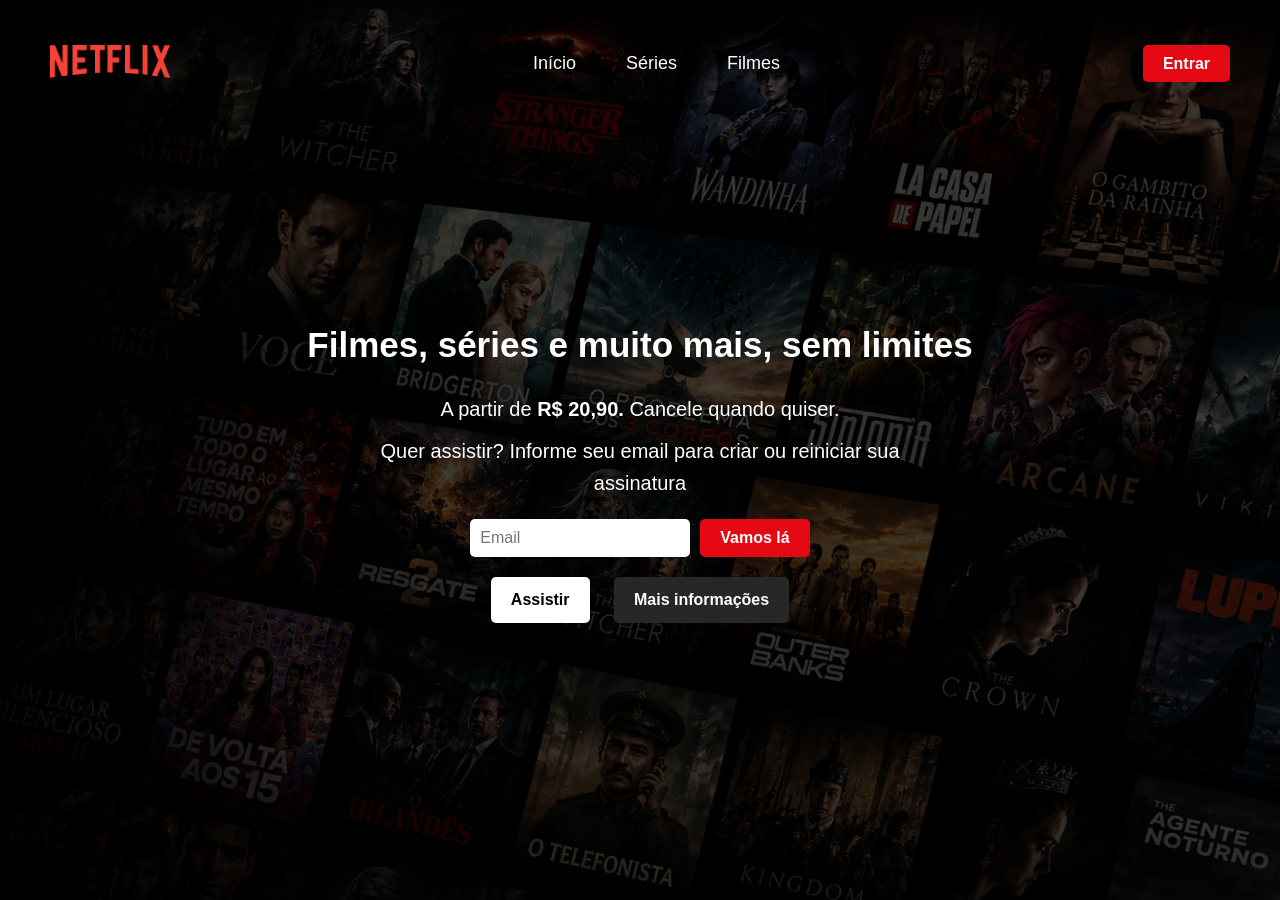
<file: index.html>
<!DOCTYPE html>
<html lang="pt-br">

<head>
    <meta charset="UTF-8">
    <meta name="viewport" content="width=device-width, initial-scale=1.0">
    <title>Netflix - Início</title>
    <link rel="shortcut icon" href="assets/icons/favicon-32x32.png" type="image/x-icon">
    <link rel="stylesheet" href="css/style.css">

</head>

<body>
    <!-- Cabeçalho-->
    <header>

        <div class="header">
            <div class="logo">
                <a href="index.html"><img src="assets/img/logo-netflix.png" alt="Logo Netflix"></a>
                
            </div>

            <nav class="menu-navegacao">
                <ul>
                    <li><a href="index.html">Início</a></li>
                    <li><a href="#">Séries</a></li>
                    <li><a href="#">Filmes</a></li>
                   
                </ul>
            </nav>

            <div class="login">
                <a href="pages/login.html">Entrar</a>
            </div>
        </div>
    </header>

    <main>
        <!--Banner principal-->
        <section class="hero">
            <div class="banner">
                
                <h1>Filmes, séries e muito mais, sem limites</h1>
                <p>A partir de <strong>R$ 20,90.</strong> Cancele quando quiser.</p>
                <p>Quer assistir? Informe seu email para criar ou reiniciar sua assinatura</p>

            </div>

            <form action="">
                <input type="email" id="email" placeholder="Email" required>
                <button type="submit"><a href="pages/login.html">Vamos lá</a></button>
            </form>

            <div class="botoes">
                <a href="pages/login.html" class="btn-1">Assistir</a>
                <a href="#" class="btn-2">Mais informações</a>
            </div>

        </section>
</file>
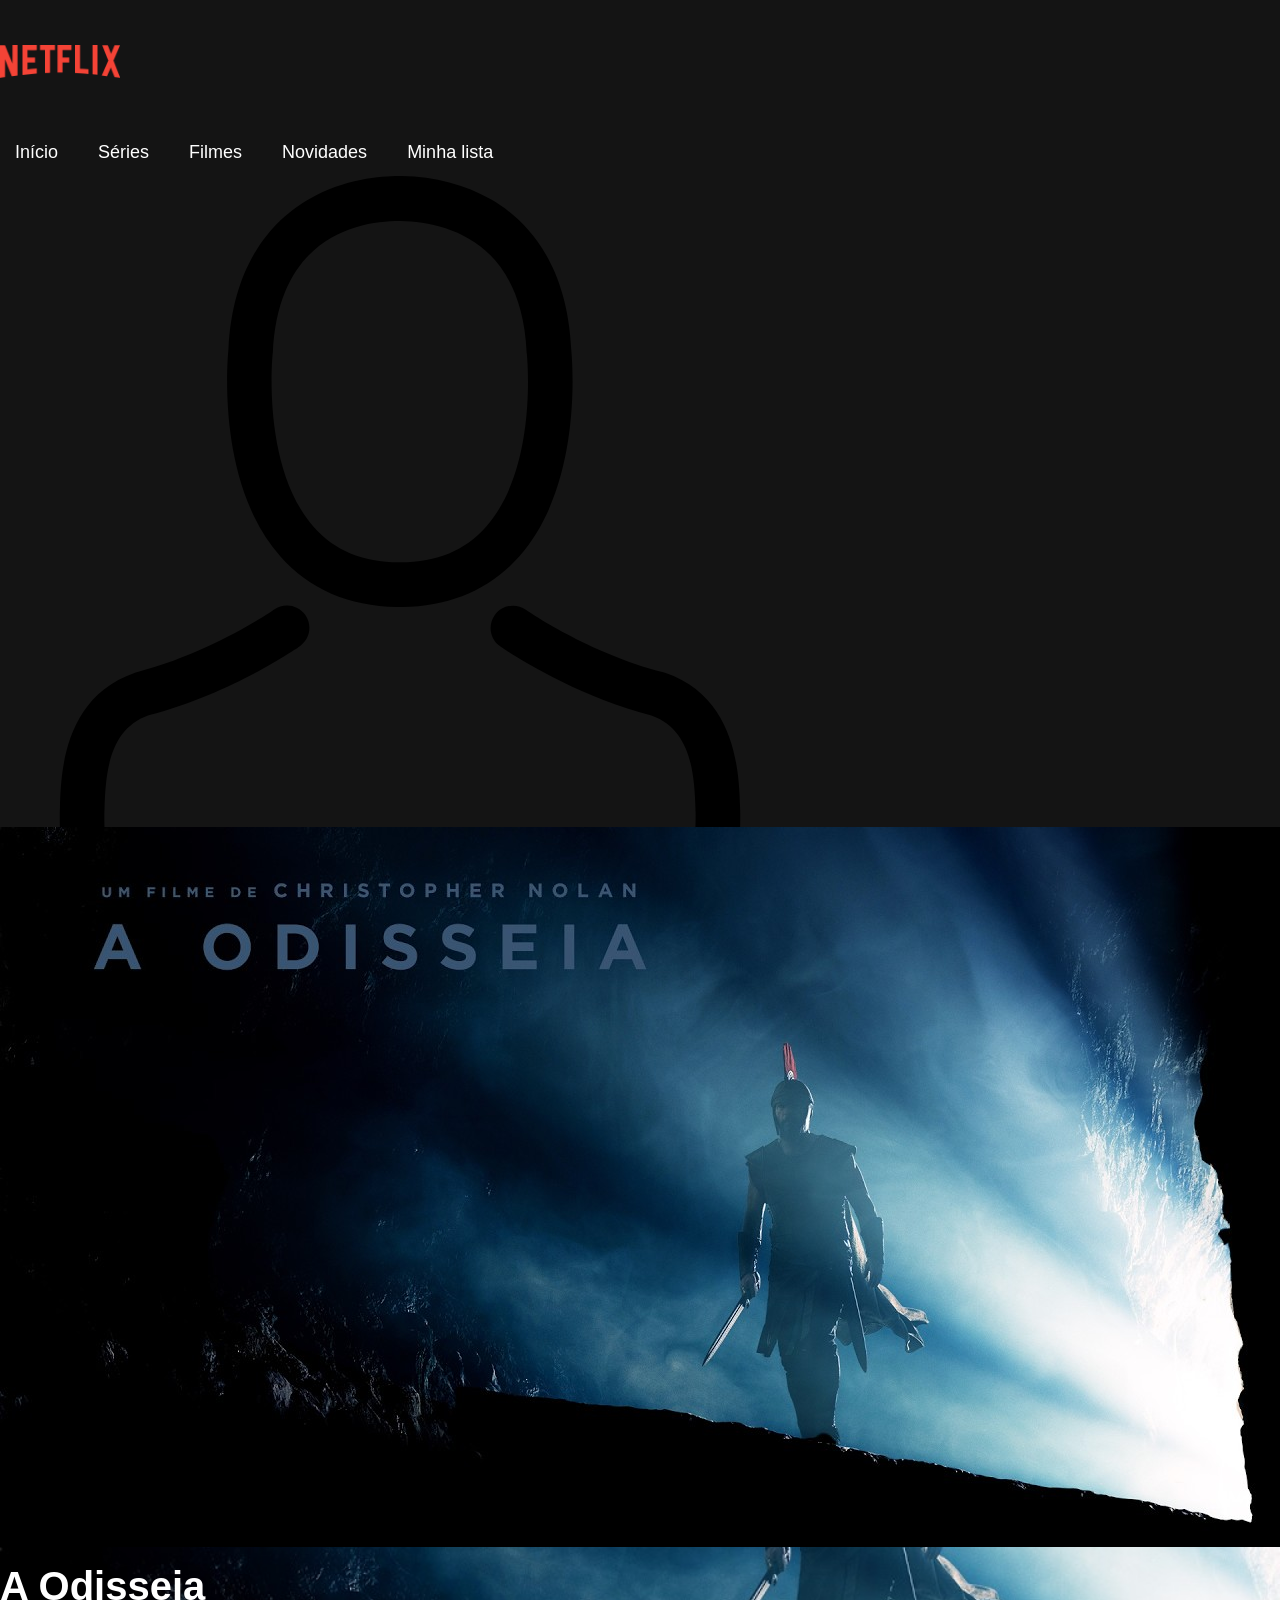
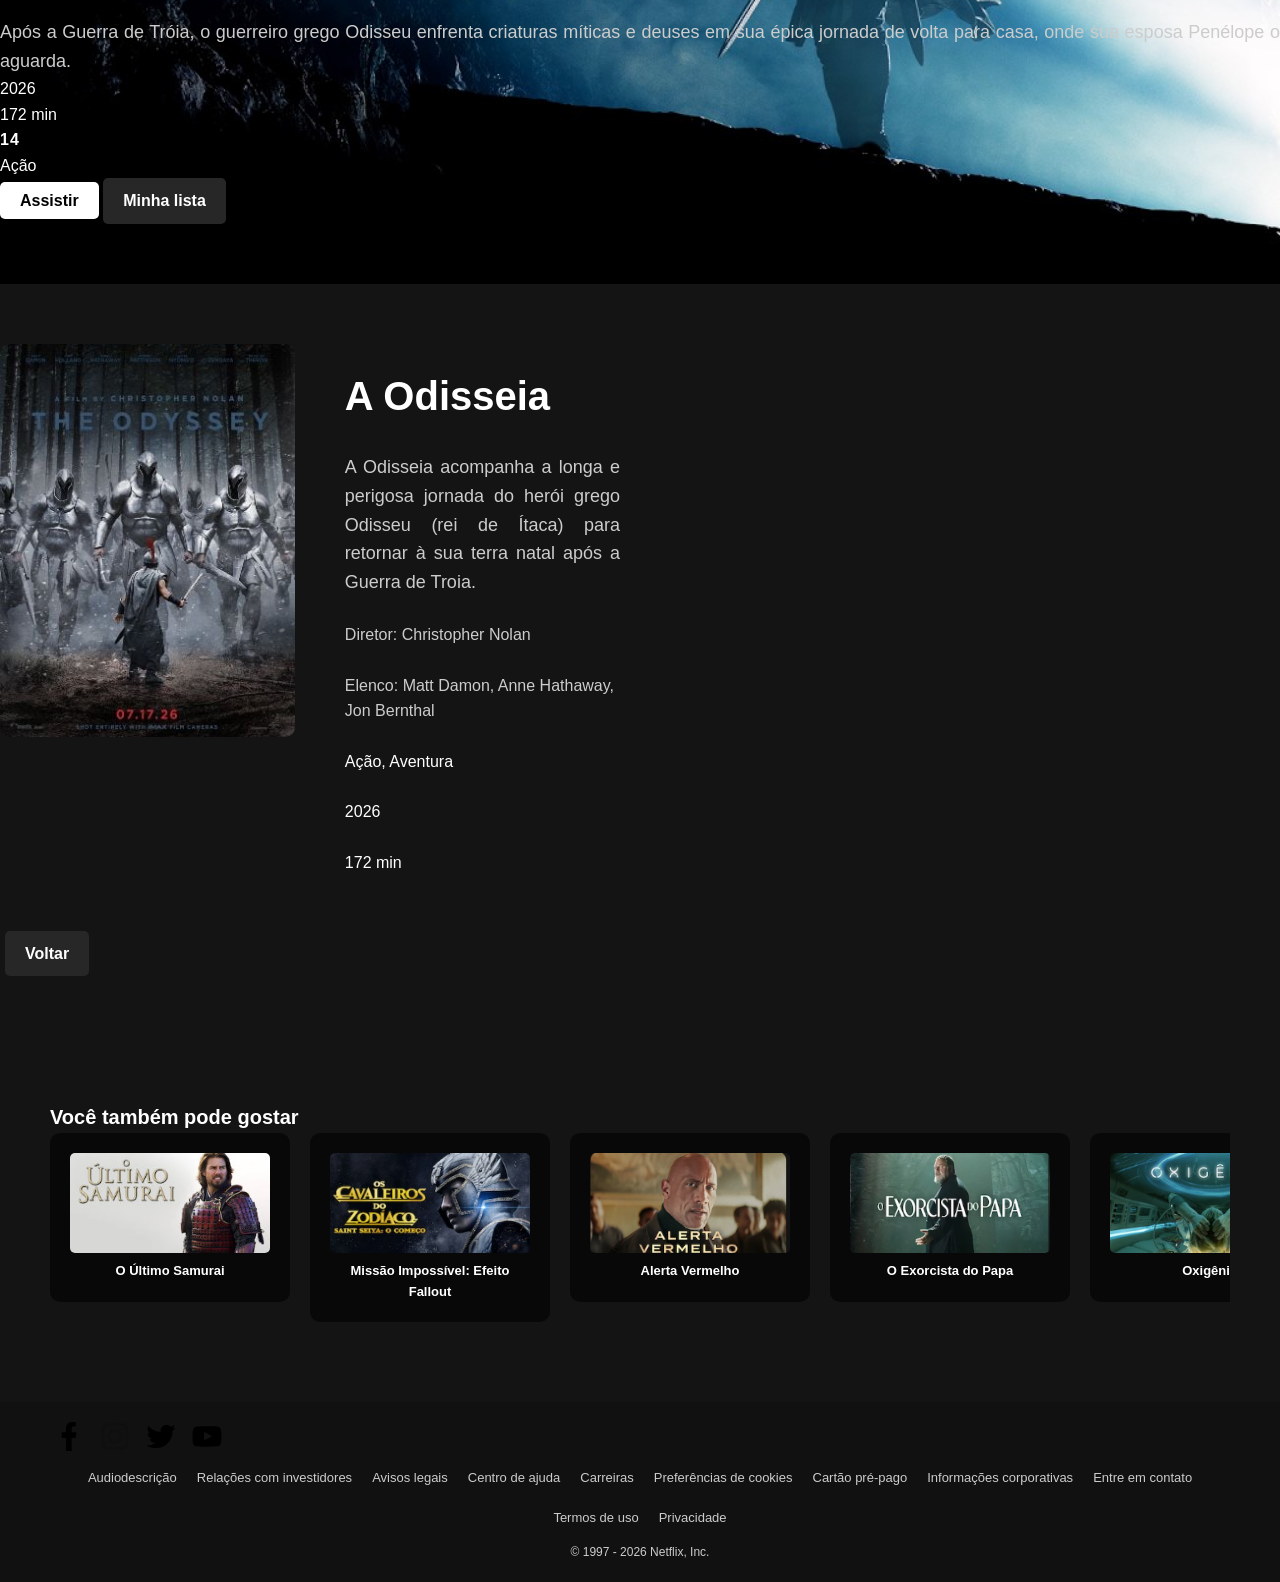
<file: details.html>
<!DOCTYPE html>
<html lang="pt-br">

<head>
    <meta charset="UTF-8">
    <meta name="viewport" content="width=device-width, initial-scale=1.0">
    <title>Netflix</title>
    <link rel="shortcut icon" href="assets/icons/favicon-32x32.png" type="image/x-icon">
    <link rel="stylesheet" href="css/details.css">

</head>

<body>
    <!-- Cabeçalho-->
    <header>

        <div class="header-left">
            <div class="logo">
                <a href="index.html"><img src="assets/img/logo-netflix.png" alt="Logo Netflix"></a>

            </div>

            <nav class="menu-navegacao">
                <ul>
                    <li><a href="#">Início</a></li>
                    <li><a href="#">Séries</a></li>
                    <li><a href="#">Filmes</a></li>
                    <li><a href="#">Novidades</a></li>
                    <li><a href="#">Minha lista</a></li>

                </ul>
            </nav>
        </div>

        <div class="header-right">
            <a href="profiles.html">
                <img src="assets/img/foto-perfil/avatar.svg" alt="Perfil do Usuário">
            </a>
        </div>
    </header>


    <main>
        <!--Banner principal-->
        <section class="hero">

            <div class="banner-principal">
                <img src="assets/img/a-odisseia.jpg" alt="A Odisseia">


                <div class="banner-informacoes">

                    <h1 class="titulo-filme">A Odisseia</h1>
                    <p class="descricao">Após a Guerra de Tróia, o guerreiro grego Odisseu enfrenta criaturas míticas e
                        deuses em sua épica jornada de volta para casa, onde sua esposa Penélope o aguarda.</p>
                    <p class="ano">2026</p>
                    <p class="duracao">172 min</p>
                    <p class="classificacao">14</p>
                    <p class="genero">Ação</p>

                </div>

                <div class="botoes">
                    <a href="#" class="btn-1">Assistir</a>
                    <a href="#" class="btn-2">Minha lista</a>

                </div>

            </div>


        </section>

        <section class="informacoes-filme">
            <div class="informacoes-conteudo">

                <article>
                    <figure>
                        <img src="assets/img/poster-filme-a-odisseia.jpg" alt="Poster do filme A Odisseia">
                    </figure>

                </article>

                <div class="informacoes-texto">
                    <h1 class="nome-filme">A Odisseia</h1>
                    <p class="descricao">A Odisseia acompanha a longa e perigosa jornada do herói grego Odisseu (rei de
                        Ítaca) para retornar à sua terra natal após a Guerra de Troia.</p>
                    <p class="diretor">Diretor: Christopher Nolan</p>
                    <p class="elenco">Elenco: Matt Damon, Anne Hathaway, Jon Bernthal</p>
                    <p class="genero">Ação, Aventura</p>
                    <p class="ano">2026</p>
                    <p class="duracao">172 min</p>

                </div>
            </div>

            <div class="botoes">
                <a href="#" class="btn-3">Voltar</a>
            </div>

        </section>

        <section class="conteudos-semelhantes">

            <div class="voce-tambem-pode-gostar">
                <h2>Você também pode gostar</h2>
                <ul>

                    <li>
                        <article class="card-filme">

                            <img src="assets/img/continuar-assistindo/continuar-assistindo.jpg" alt="O Último Samurai">
                            <h3>O Último Samurai</h3>

                        </article>
                    </li>


                    <li>
                        <article class="card-filme">

                            <img src="assets/img/acao/acao-01.png" alt="Missão Impossível: Efeito Fallout">
                            <h3>Missão Impossível: Efeito Fallout</h3>

                        </article>
                    </li>


                    <li>
                        <article class="card-filme">

                            <img src="assets/img/comedia/comedia-01.png" alt="Alerta Vermelho">
                            <h3>Alerta Vermelho</h3>

                        </article>
                    </li>


                    <li>
                        <article class="card-filme">
                            <img src="assets/img/terror/terror-03.png" alt="O Exorcista do Papa">
                            <h3>O Exorcista do Papa</h3>
                        </article>
                    </li>




                    <li>
                        <article class="card-filme">
                            <img src="assets/img/ficcao-cientifica/ficcao-cientifica-02.jpg" alt="Oxigênio">
                            <h3>Oxigênio</h3>
                        </article>

                    </li>

                    <li>
                        <article class="card-filme">
                            <img src="assets/img/ficcao-cientifica/ficcao-cientifica-06.jpg" alt="Passageiro Acidental">
                            <h3>Passageiro Acidental</h3>
                        </article>

                    </li>

                </ul>


            </div>

        </section>

    </main>

    <footer>

        <nav class="redes-sociais">
            <ul>
                <li>
                    <a href="https://web.facebook.com/netflixbrasil?_rdc=1&_rdr#">
                        <img src="assets/icons/facebook-176-svgrepo-com.svg" alt="Facebook">
                    </a>
                </li>
                <li>
                    <a href="https://www.instagram.com/NetflixBrasil">
                        <img src="assets/icons/instagram-svgrepo-com.svg" alt="Instagram">
                    </a>
                </li>
                <li>
                    <a href="https://x.com/NetflixBrasil">
                        <img src="assets/icons/twitter-154-svgrepo-com.svg" alt="Twitter">
                    </a>
                </li>
                <li>
                    <a href="https://www.youtube.com/user/NetflixBRA">
                        <img src="assets/icons/youtube-168-svgrepo-com.svg" alt="YouTube">
                    </a>
                </li>
            </ul>
        </nav>

        <nav class="links-uteis">
            <ul>
                <li><a href="#">Audiodescrição</a></li>
                <li><a href="#">Relações com investidores</a></li>
                <li><a href="#">Avisos legais</a></li>
                <li><a href="#">Centro de ajuda</a></li>
                <li><a href="#">Carreiras</a></li>
                <li><a href="#">Preferências de cookies</a></li>
                <li><a href="#">Cartão pré-pago</a></li>
                <li><a href="#">Informações corporativas</a></li>
                <li><a href="#">Entre em contato</a></li>
                <li><a href="#">Termos de uso</a></li>
                <li><a href="#">Privacidade</a></li>
            </ul>
        </nav>

        <div class="direitos-autorais">
            <p>© 1997 - 2026 Netflix, Inc.</p>
        </div>
    </footer>

</body>

</html>
</file>
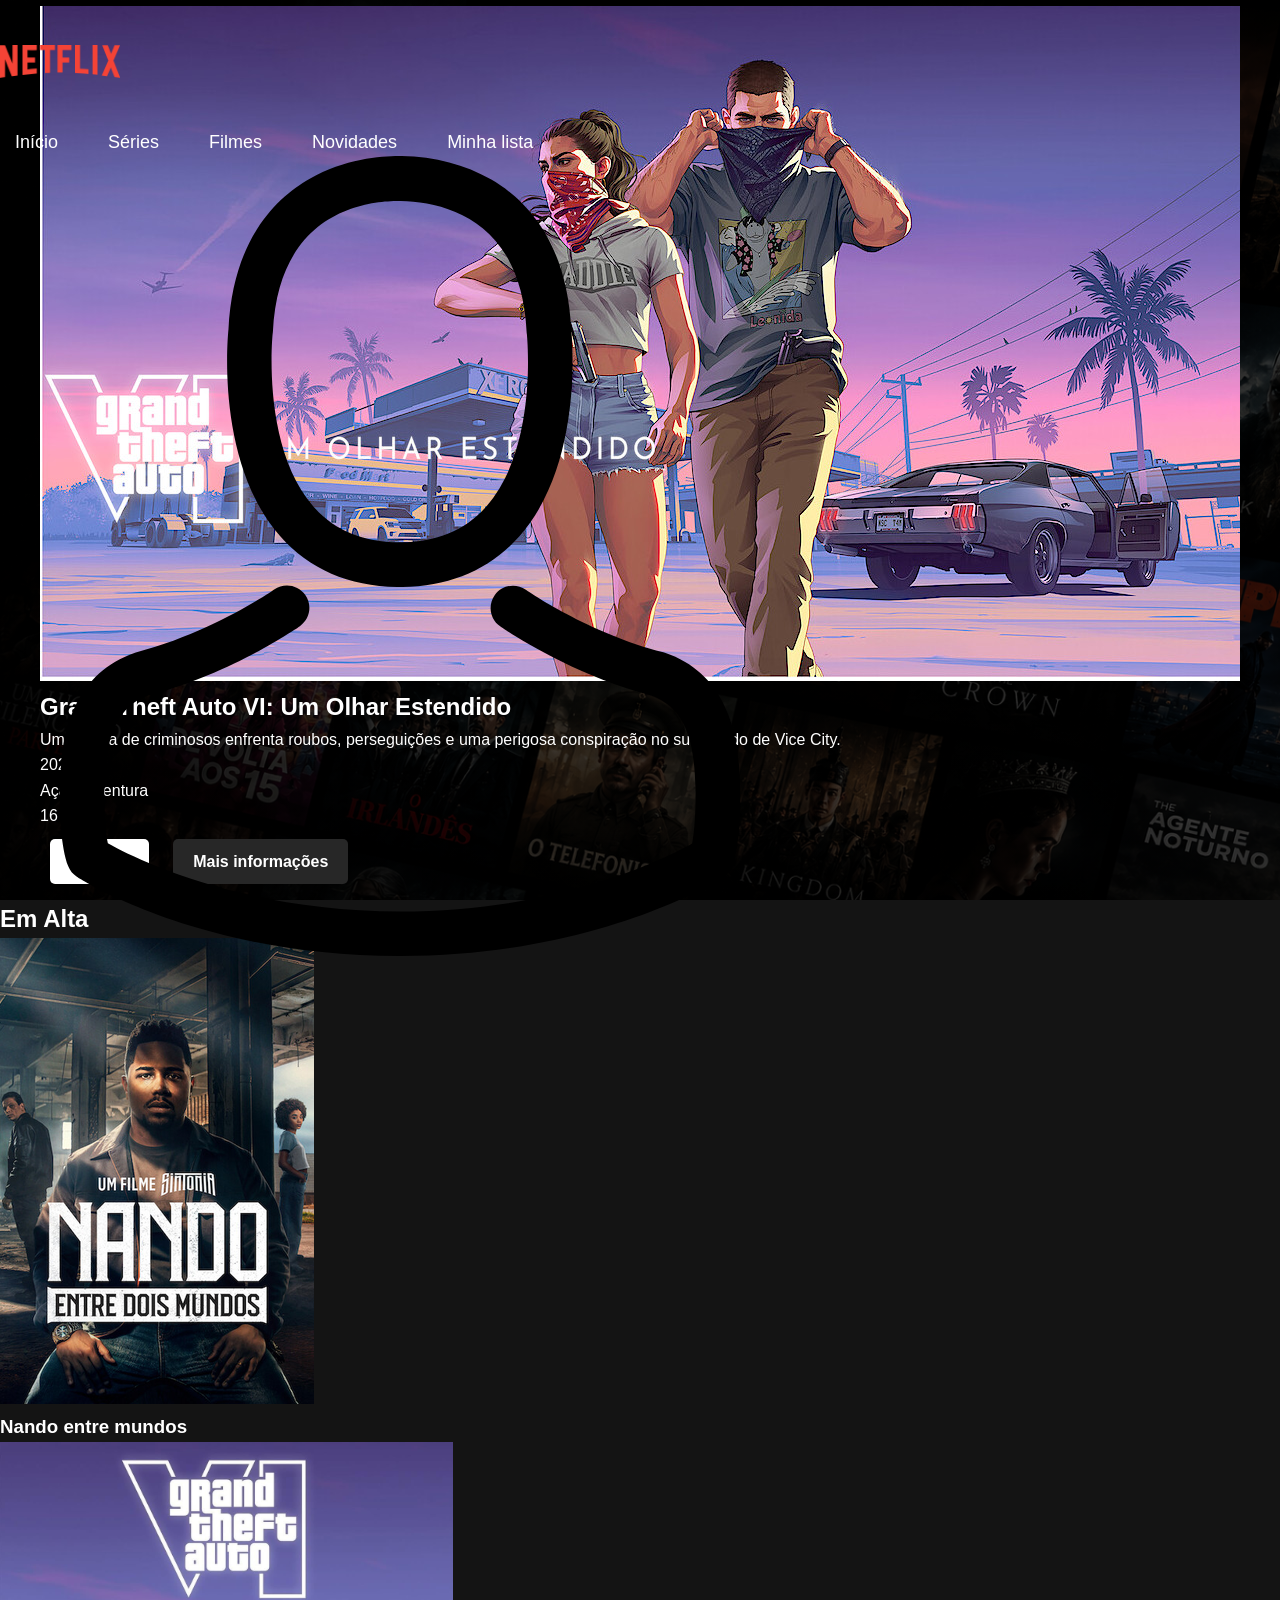
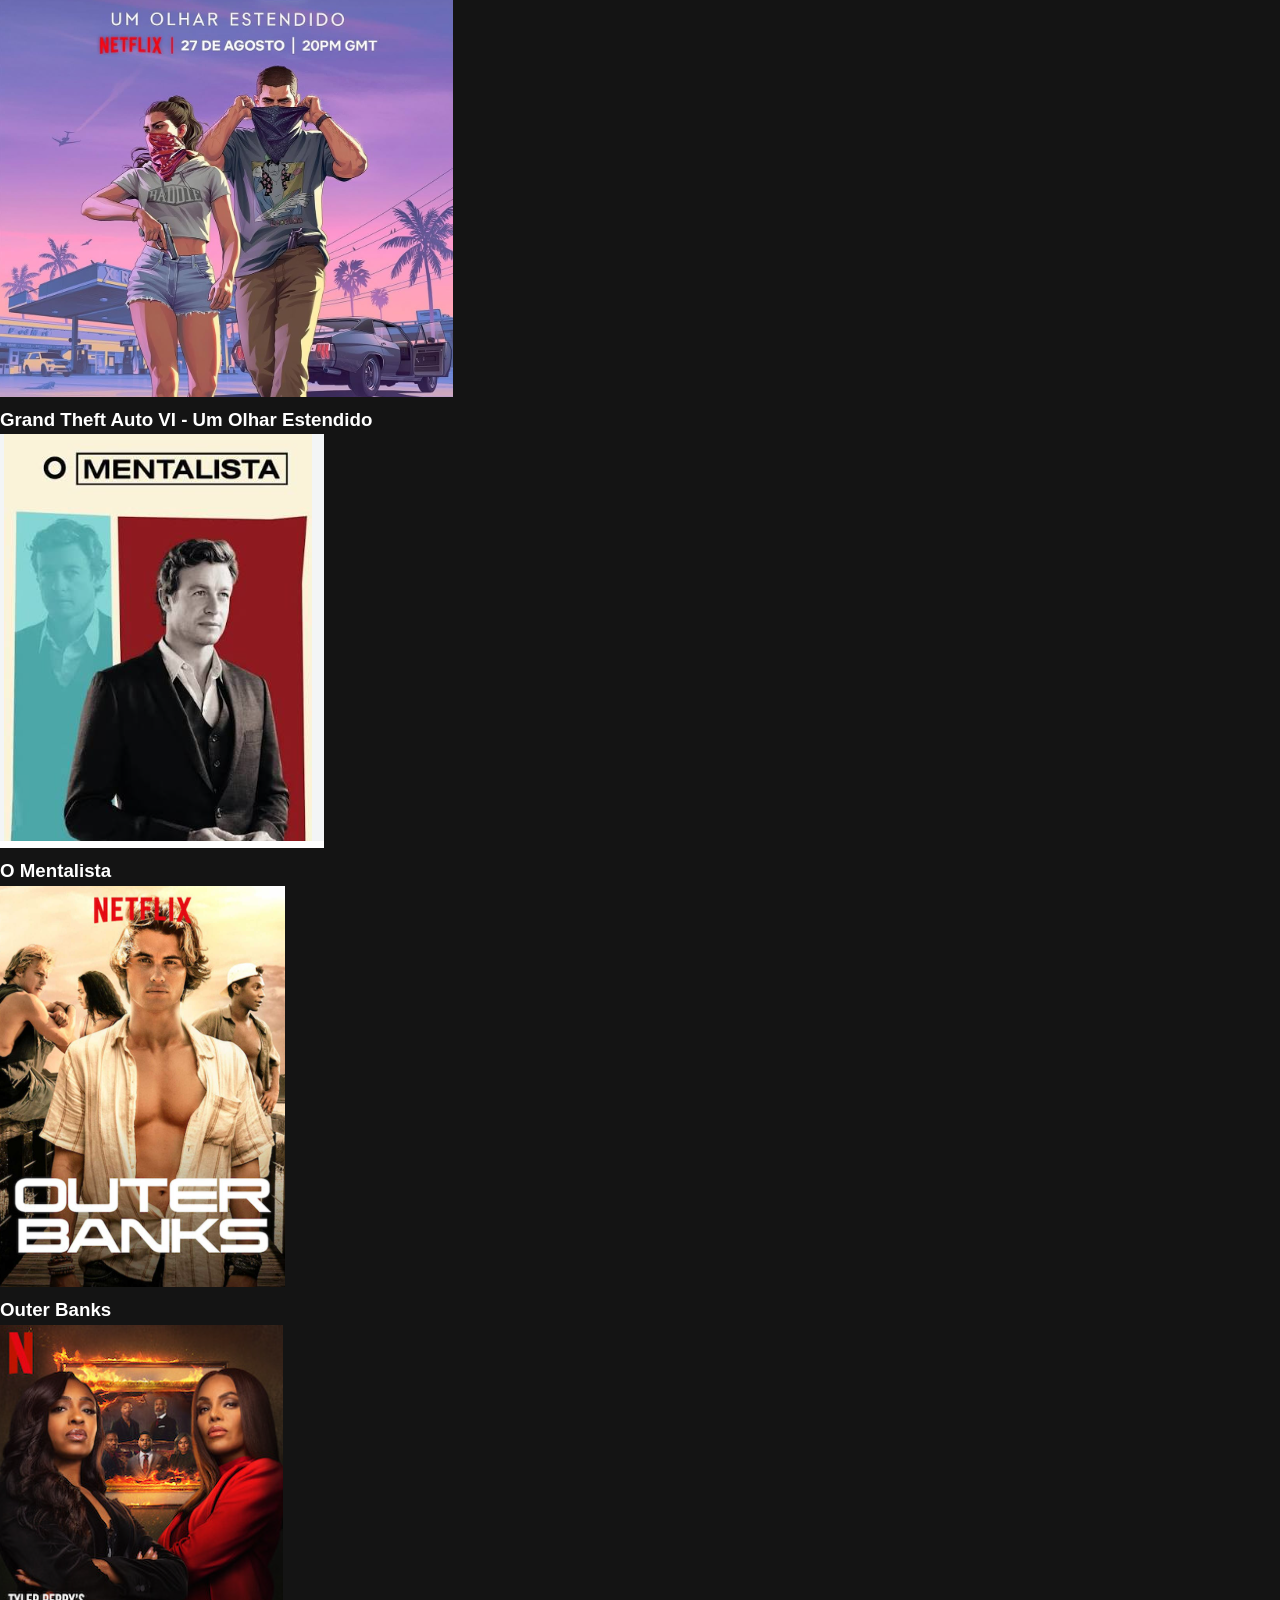
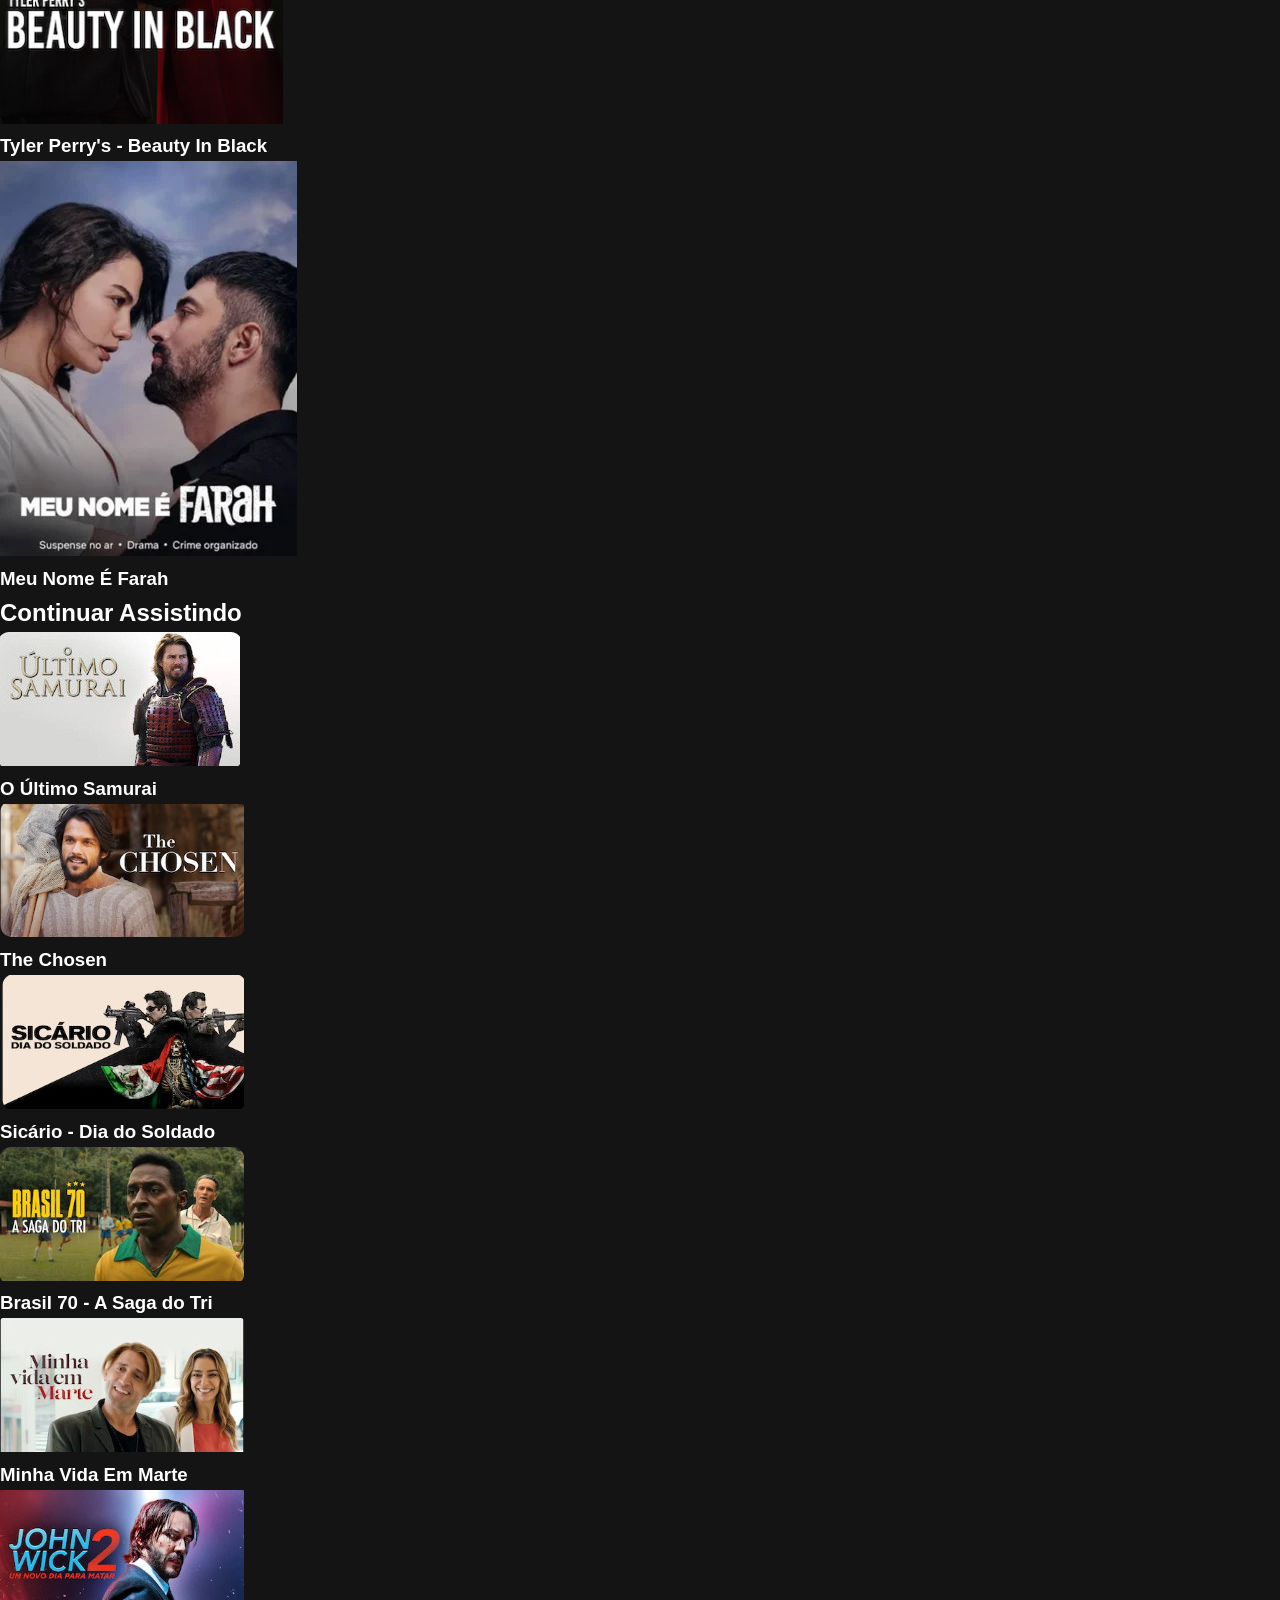
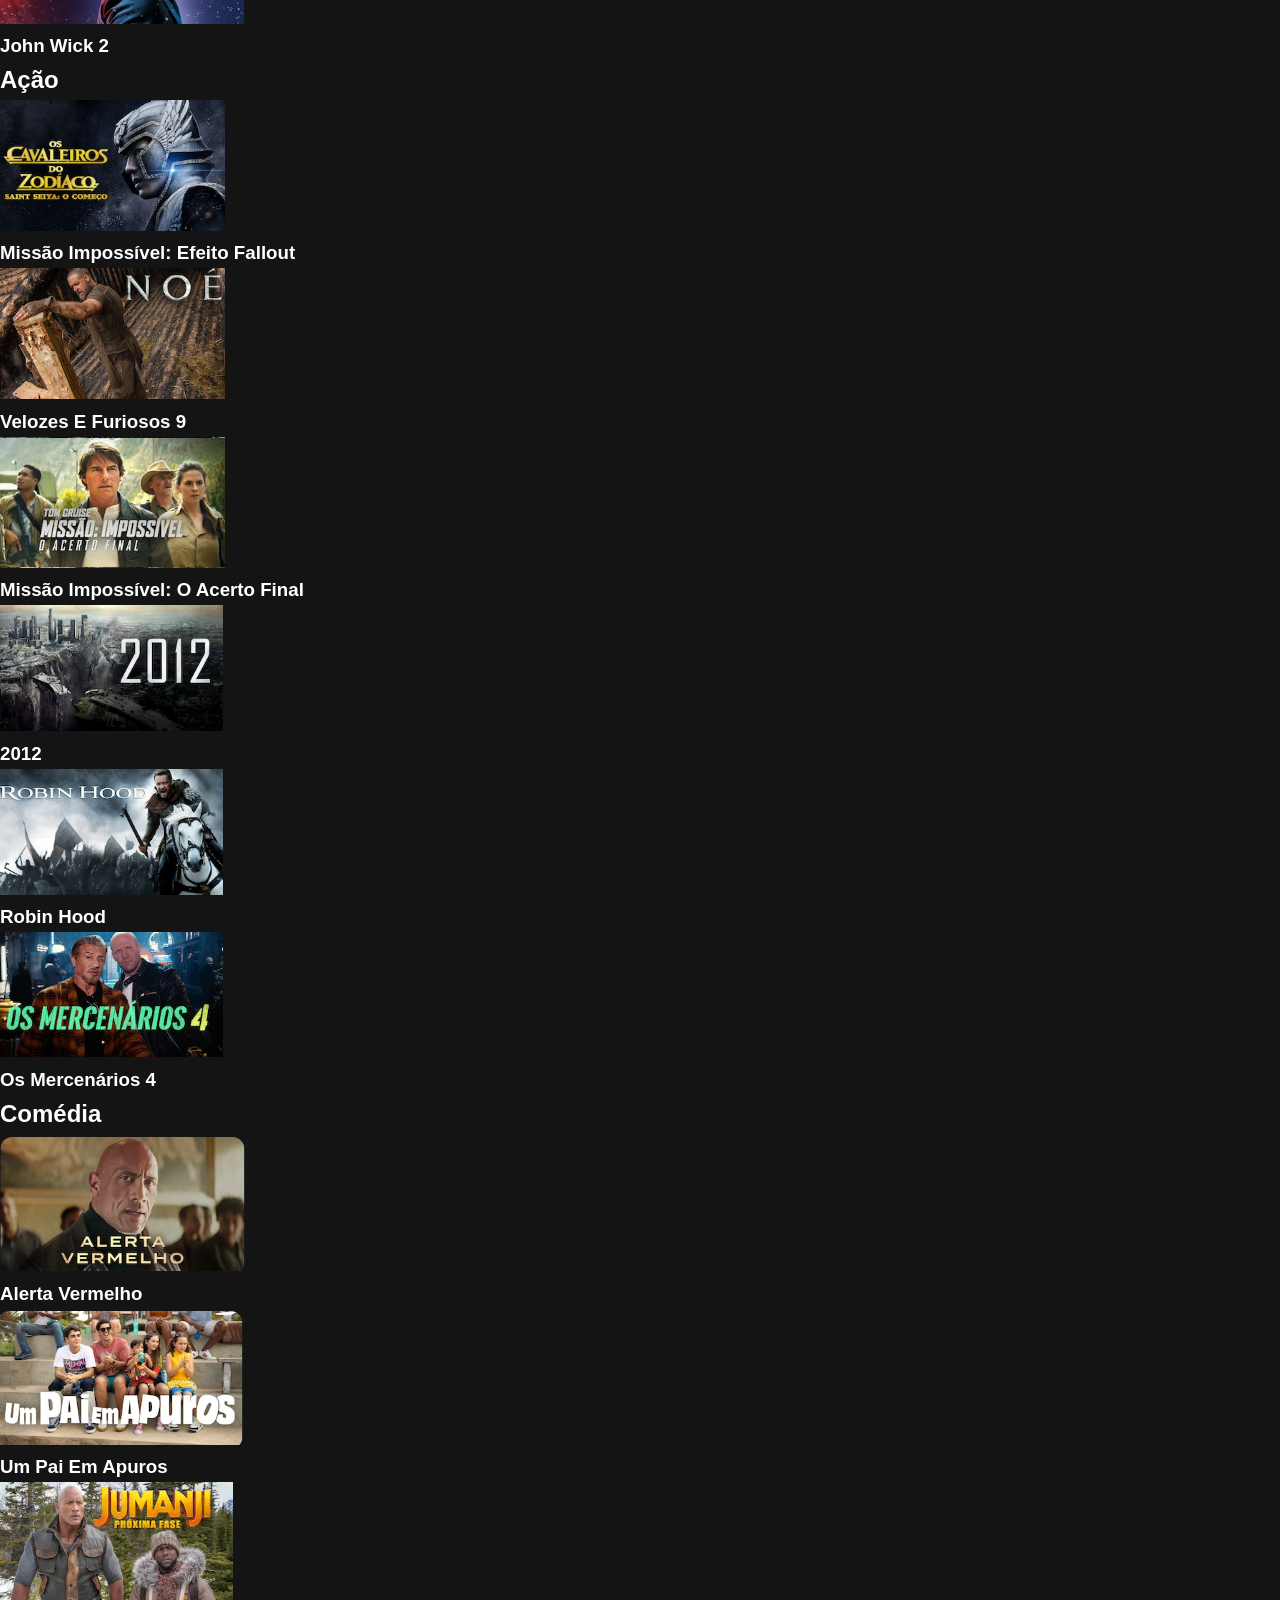
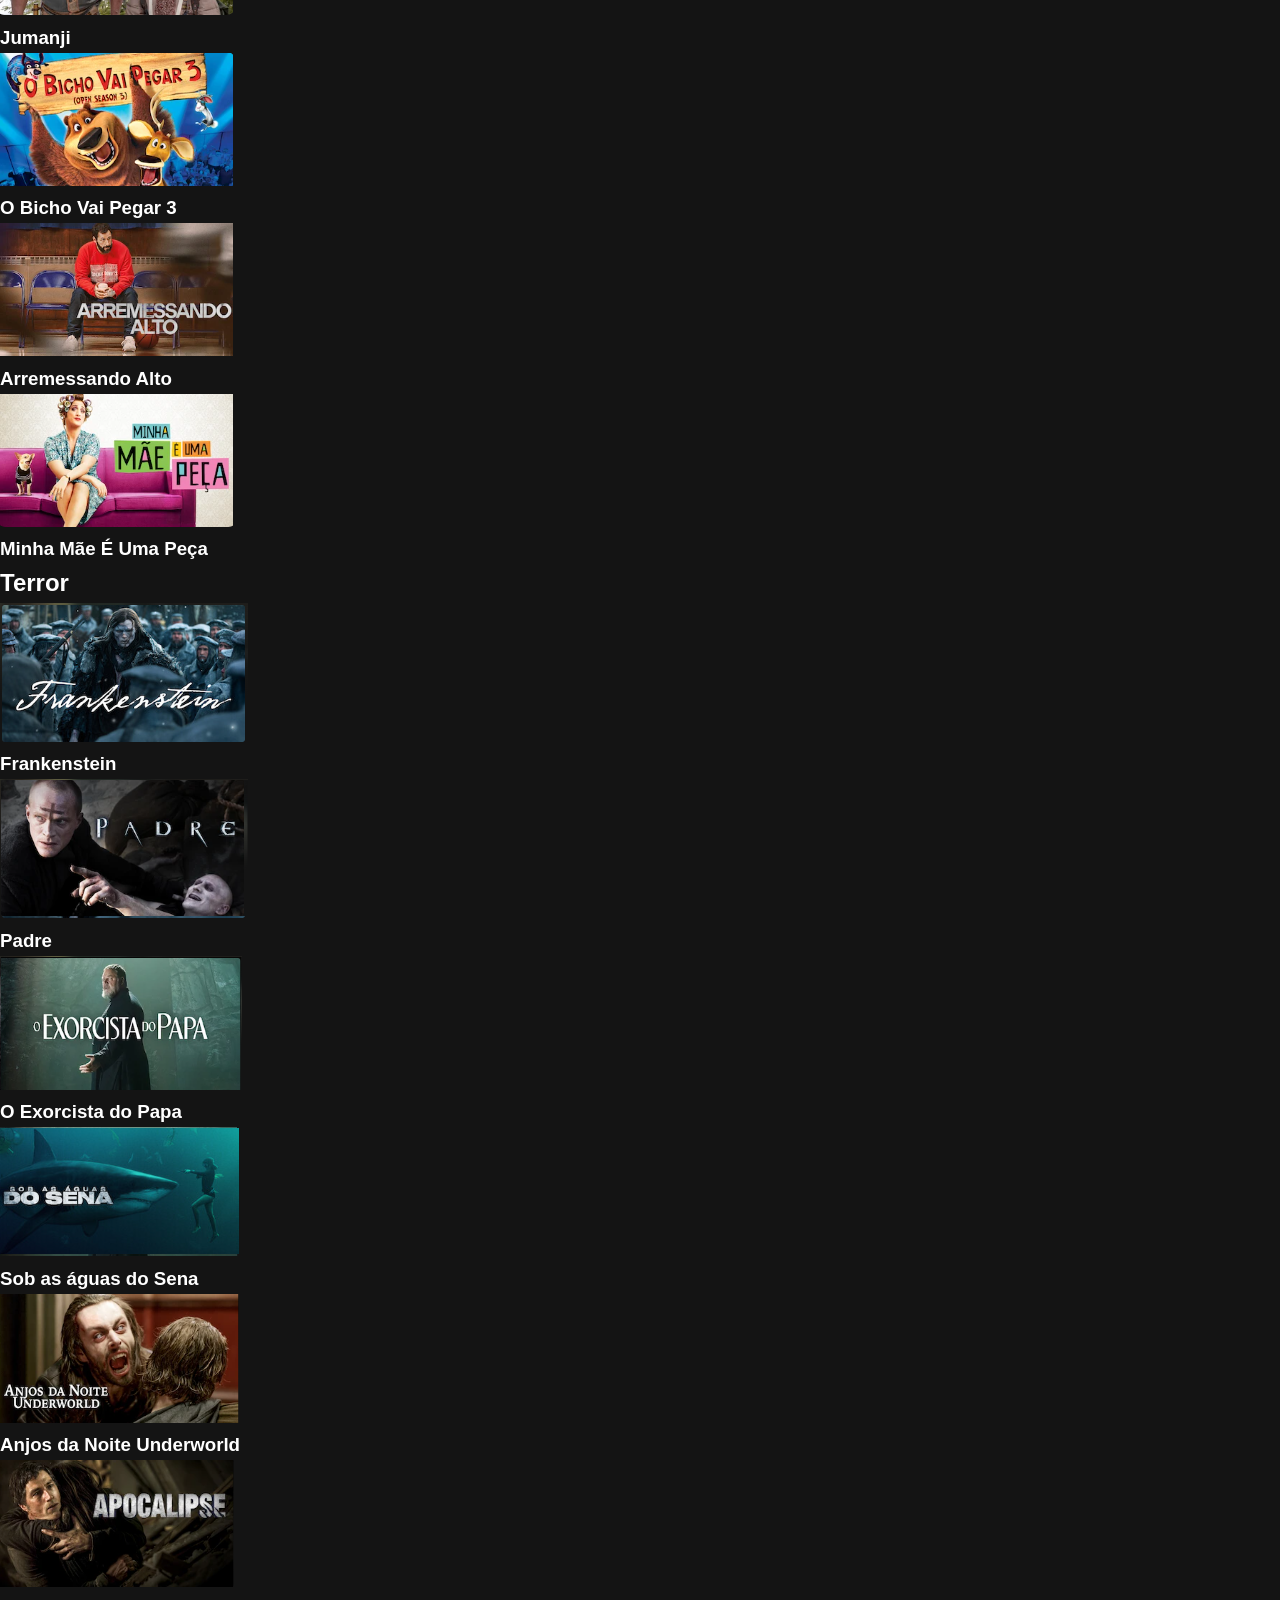
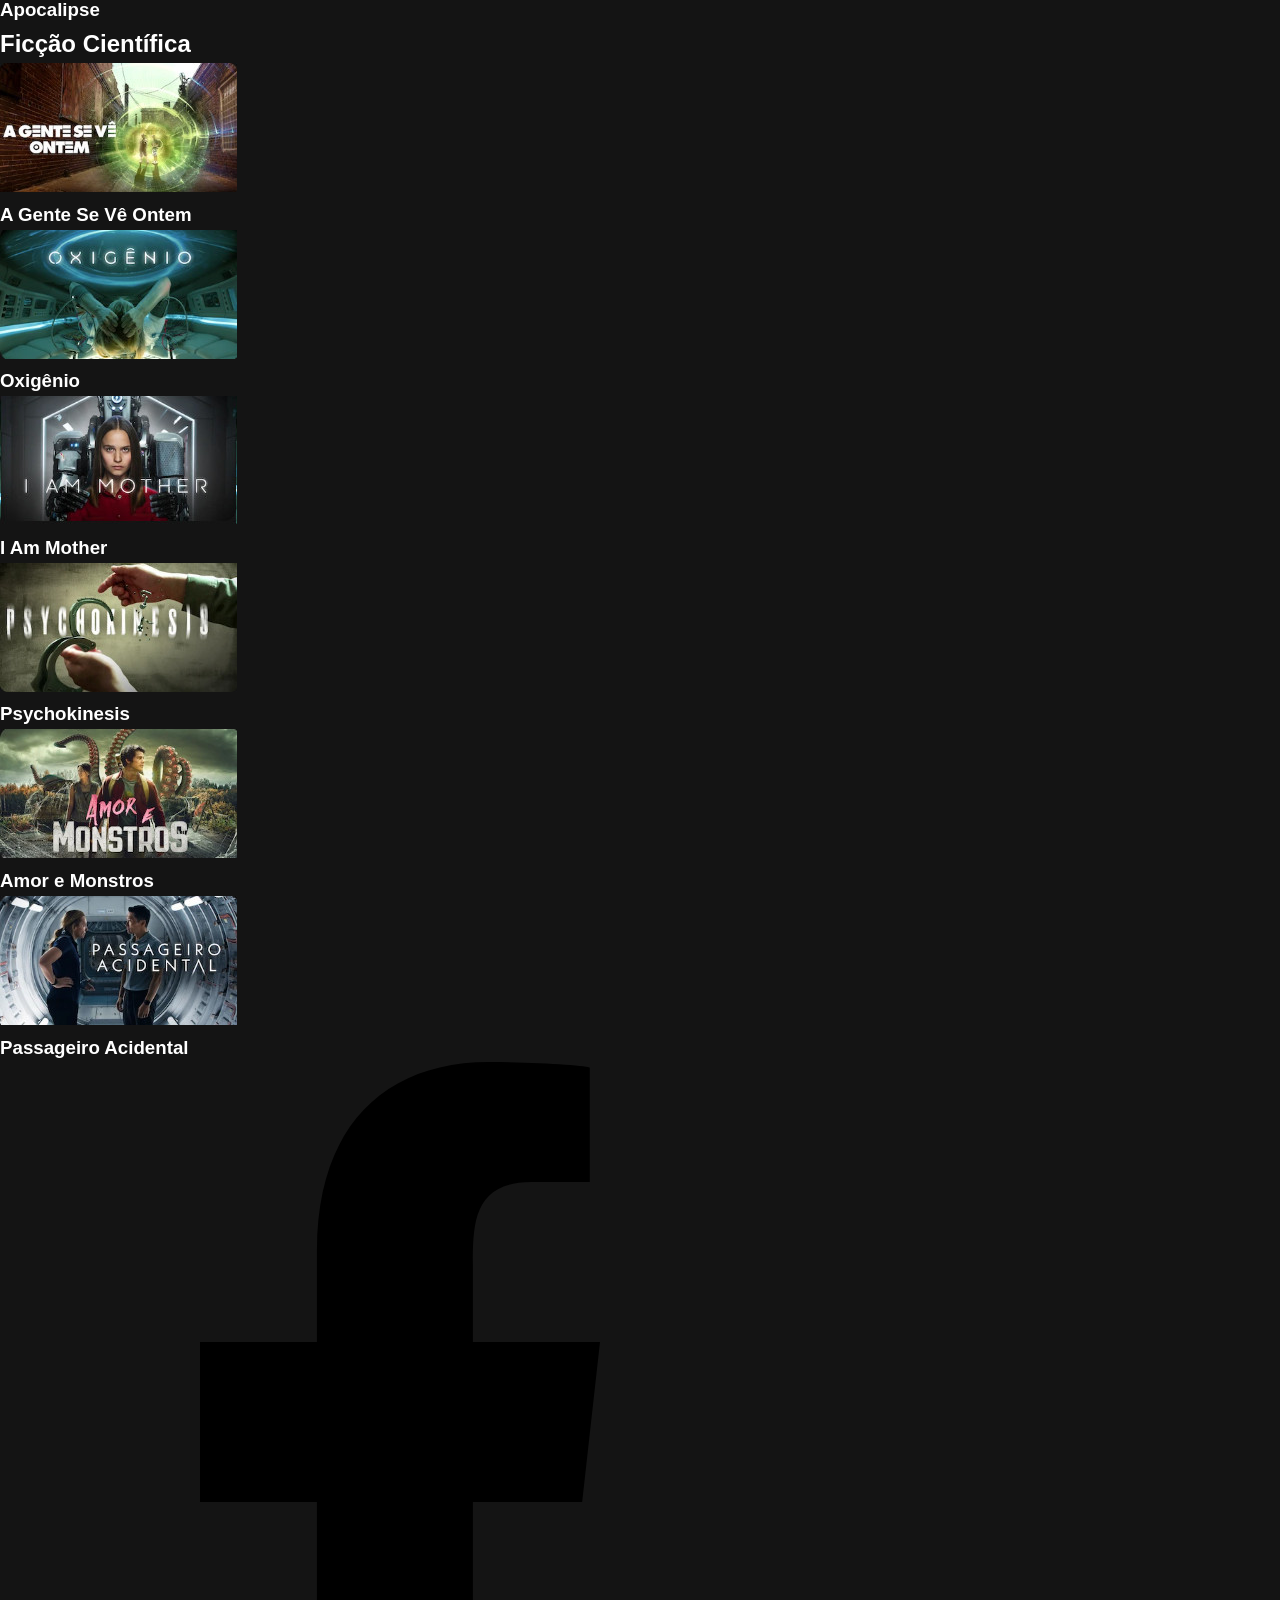
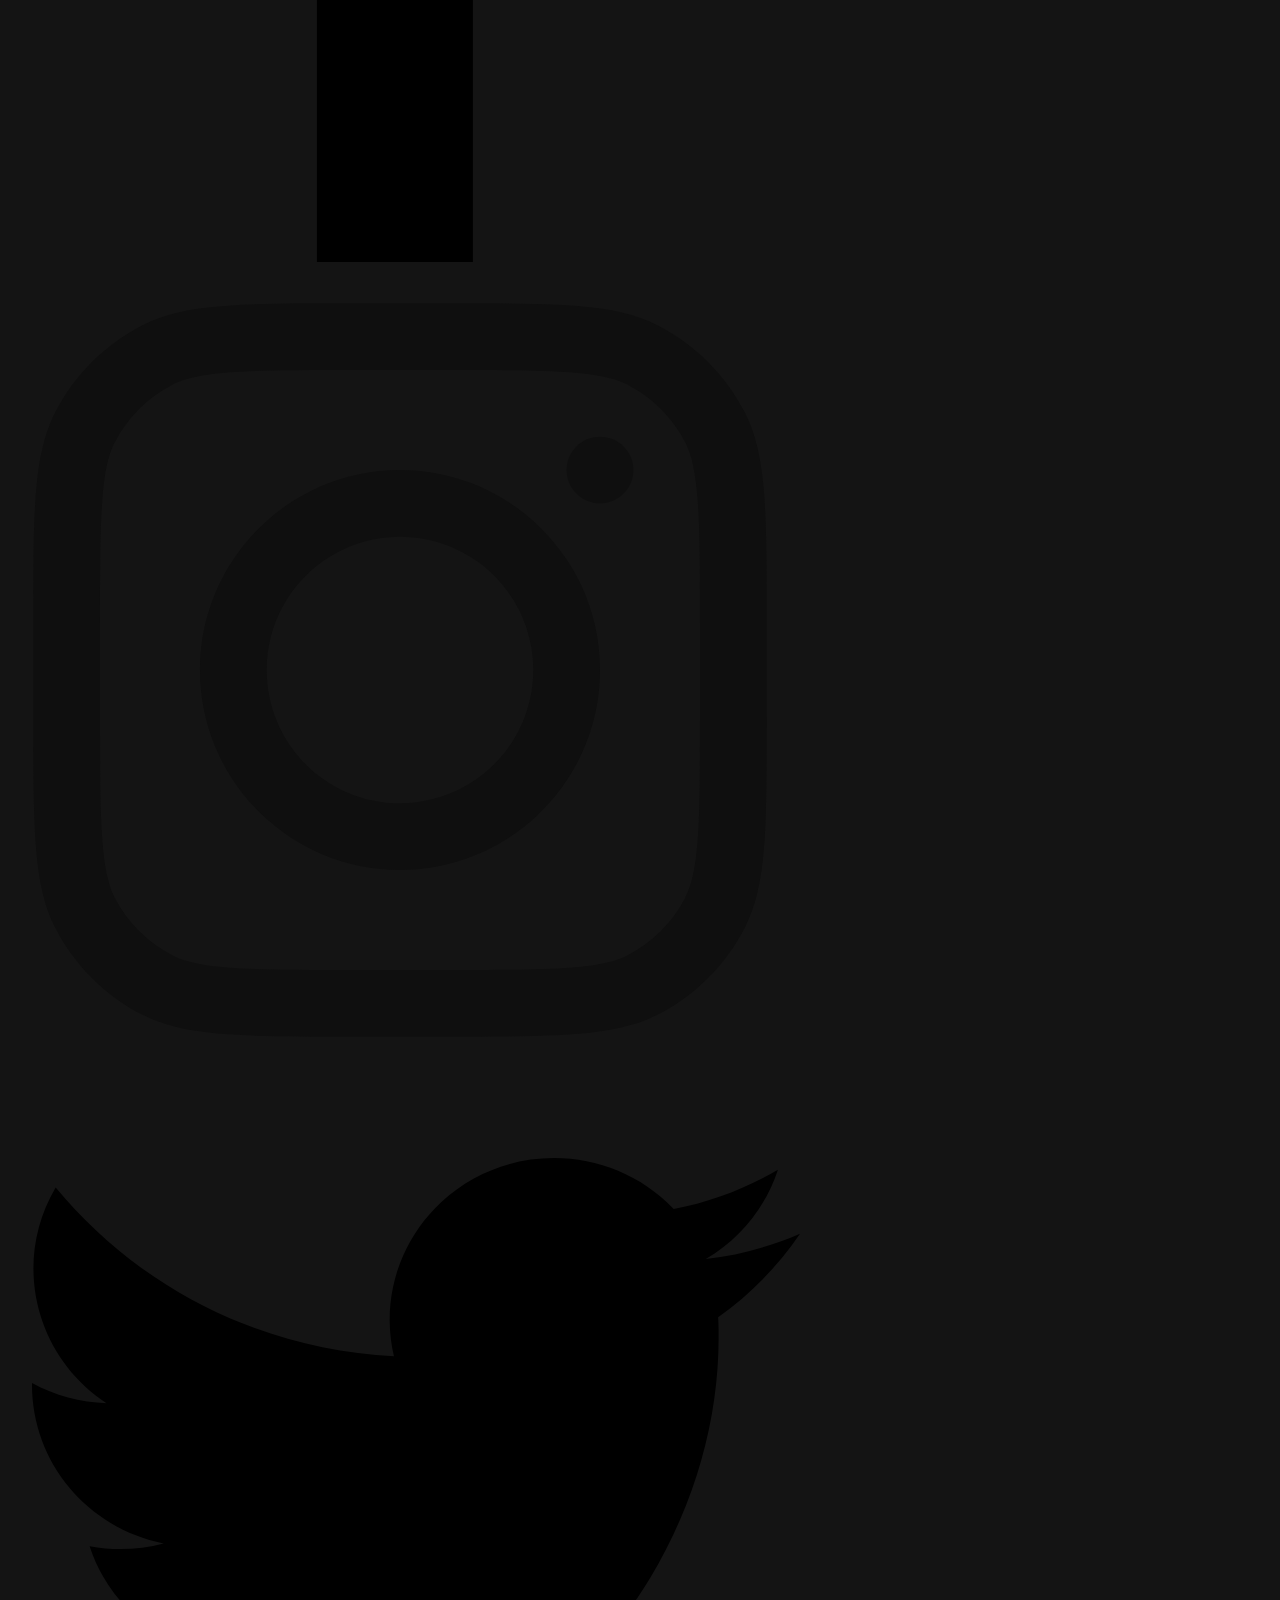
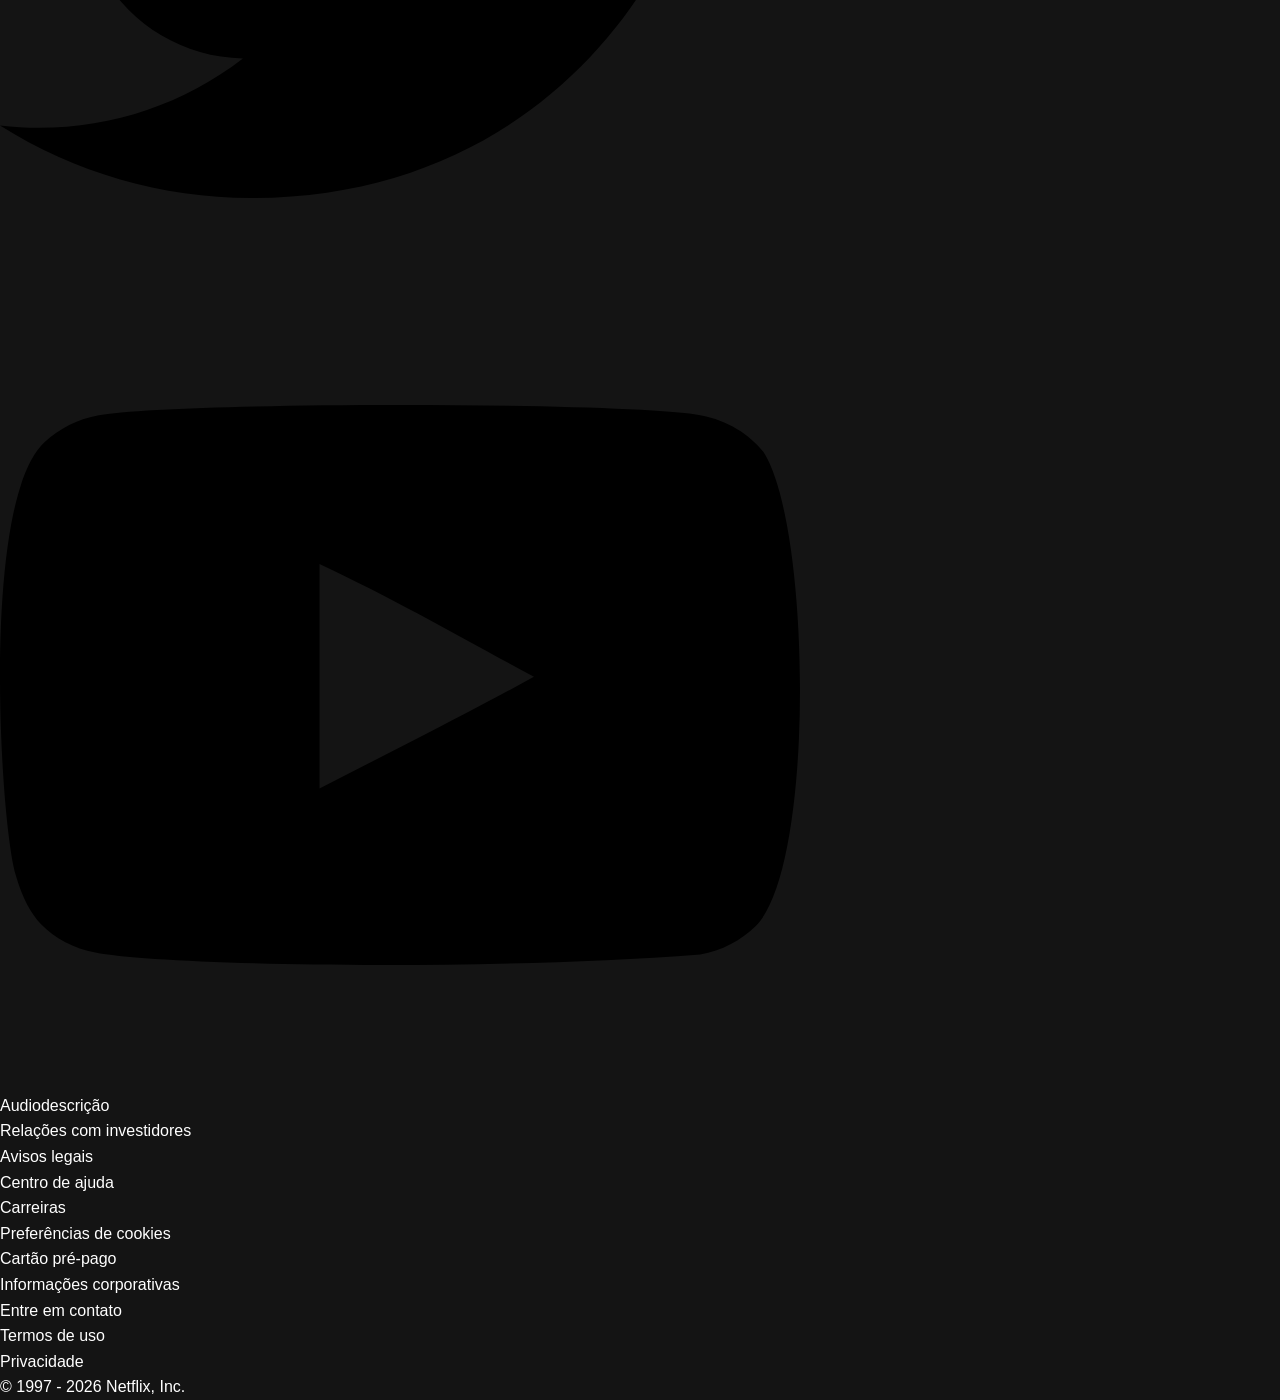
<file: home.html>
<!DOCTYPE html>
<html lang="pt-br">

<head>
    <meta charset="UTF-8">
    <meta name="viewport" content="width=device-width, initial-scale=1.0">
    <title>Netflix</title>
    <link rel="shortcut icon" href="assets/icons/favicon-32x32.png" type="image/x-icon">
    <link rel="stylesheet" href="css/style.css">

</head>

<body>
    <!-- Cabeçalho-->
    <header>

        <div class="header-left">
            <div class="logo">
                <a href="index.html"><img src="assets/img/logo-netflix.png" alt="Logo Netflix"></a>

            </div>

            <nav class="menu-navegacao">
                <ul>
                    <li><a href="#">Início</a></li>
                    <li><a href="#">Séries</a></li>
                    <li><a href="#">Filmes</a></li>
                    <li><a href="#">Novidades</a></li>
                    <li><a href="#">Minha lista</a></li>

                </ul>
            </nav>
        </div>

        <div class="header-right">
            <a href="profiles.html">
                <img src="assets/img/foto-perfil/avatar.svg" alt="Perfil do Usuário">
            </a>
        </div>
    </header>

    <main>
        <!--Banner principal-->
        <section class="hero">

            <div class="banner-principal">
                <img src="assets/img/grand-theft-auto-vi-um-olhar-estendido-capa.jpg"
                    alt="Grand Theft Auto VI: Um Olhar Estendido">


                <div class="informacoes-filme">

                    <h1 class="titulo-filme">Grand Theft Auto VI: Um Olhar Estendido</h1>
                    <p class="descricao">Uma dupla de criminosos enfrenta roubos, perseguições e uma perigosa
                        conspiração no submundo de Vice
                        City.
                    </p>
                    <p class="ano">2026</p>
                    <p class="genero">Ação, Aventura</p>
                    <p class="classificacao">16</p>
                </div>

                <div class="botoes">
                    <a href="#" class="btn-1">Assistir</a>
                    <a href="#" class="btn-2">Mais informações</a>
                </div>

            </div>


        </section>

        <!-- Categoria de filmes-->
        <section class="categorias">

            <div class="em-alta">
                <h2>Em Alta</h2>
                <ul>
                    <li>
                        <article class="card-filme">

                            <img src="assets/img/em-alta/em-alta-01.png" alt="Nando entre mundos">
                            <h3>Nando entre mundos</h3>

                        </article>
                    </li>

                    <li>
                        <article class="card-filme">

                            <img src="assets/img/em-alta/em-alta-02.png" alt="Grand Theft Auto VI">
                            <h3>Grand Theft Auto VI - Um Olhar Estendido</h3>

                        </article>
                    </li>
                    <li>
                        <article class="card-filme">

                            <img src="assets/img/em-alta/em-alta-03.png" alt="O Mentalista">
                            <h3>O Mentalista</h3>

                        </article>
                    </li>
                    <li>
                        <article class="card-filme">

                            <img src="assets/img/em-alta/em-alta-04.png" alt="Outer Banks">
                            <h3>Outer Banks</h3>

                        </article>
                    </li>
                    <li>
                        <article class="card-filme">

                            <img src="assets/img/em-alta/em-alta-05.png" alt="Tyler Perry's - Beauty in Black">
                            <h3>Tyler Perry's - Beauty In Black</h3>

                        </article>
                    </li>
                    <li>
                        <article class="card-filme">

                            <img src="assets/img/em-alta/em-alta-06.png" alt="Meu nome é Farah">
                            <h3>Meu Nome É Farah</h3>

                        </article>
                    </li>
                </ul>

            </div>

            <div class="continuar-assistindo">
                <h2>Continuar Assistindo</h2>
                <ul>
                    <li>
                        <article class="card-filme">

                            <img src="assets/img/continuar-assistindo/continuar-assistindo.jpg" alt="O Último Samurai">
                            <h3>O Último Samurai</h3>

                        </article>
                    </li>

                    <li>
                        <article class="card-filme">

                            <img src="assets/img/continuar-assistindo/continuar-assistindo-02.jpg" alt="The Chosen">
                            <h3>The Chosen</h3>

                        </article>
                    </li>
                    <li>
                        <article class="card-filme">

                            <img src="assets/img/continuar-assistindo/continuar-assistindo-03.jpg"
                                alt="Sicário - Dia do Soldado">
                            <h3>Sicário - Dia do Soldado</h3>

                        </article>
                    </li>
                    <li>
                        <article class="card-filme">

                            <img src="assets/img/continuar-assistindo/continuar-assistindo-04.jpg"
                                alt="Brasil 70 - A Saga do Tri">
                            <h3>Brasil 70 - A Saga do Tri</h3>

                        </article>
                    </li>
                    <li>
                        <article class="card-filme">

                            <img src="assets/img/continuar-assistindo/continuar-assistindo-05.jpg"
                                alt="Minha Vida Em Marte">
                            <h3>Minha Vida Em Marte</h3>

                        </article>
                    </li>
                    <li>
                        <article class="card-filme">

                            <img src="assets/img/continuar-assistindo/continuar-assistindo-06.jpg " alt="John Wick 2">
                            <h3>John Wick 2</h3>

                        </article>
                    </li>
                </ul>

            </div>

            <div class="acao">
                <h2>Ação</h2>

                <ul>
                    <li>
                        <article class="card-filme">

                            <img src="assets/img/acao/acao-01.png" alt="Missão Impossível: Efeito Fallout">
                            <h3>Missão Impossível: Efeito Fallout</h3>

                        </article>
                    </li>

                    <li>
                        <article class="card-filme">

                            <img src="assets/img/acao/acao-02.png" alt="Velozes E Furiosos 9">
                            <h3>Velozes E Furiosos 9</h3>

                        </article>
                    </li>
                    <li>
                        <article class="card-filme">

                            <img src="assets/img/acao/acao-03.png" alt="Missão Impossível: O Acerto Final">
                            <h3>Missão Impossível: O Acerto Final</h3>

                        </article>
                    </li>
                    <li>
                        <article class="card-filme">

                            <img src="assets/img/acao/acao-04.png" alt="2012">
                            <h3>2012</h3>

                        </article>
                    </li>
                    <li>
                        <article class="card-filme">

                            <img src="assets/img/acao/acao-05.png" alt="Robin Hood">
                            <h3>Robin Hood</h3>

                        </article>
                    </li>
                    <li>
                        <article class="card-filme">

                            <img src="assets/img/acao/acao-06.png" alt="Os Mercenários 4">
                            <h3>Os Mercenários 4</h3>

                        </article>
                    </li>
                </ul>

            </div>



            <div class="comedia">
                <h2>Comédia</h2>
                <ul>
                    <li>
                        <article class="card-filme">

                            <img src="assets/img/comedia/comedia-01.png" alt="Alerta Vermelho">
                            <h3>Alerta Vermelho</h3>

                        </article>
                    </li>

                    <li>
                        <article class="card-filme">

                            <img src="assets/img/comedia/comedia-02.png" alt="Um Pai Em Apuros">
                            <h3>Um Pai Em Apuros</h3>

                        </article>
                    </li>
                    <li>
                        <article class="card-filme">

                            <img src="assets/img/comedia/comedia-03.png" alt="Jumanji">
                            <h3>Jumanji</h3>

                        </article>
                    </li>
                    <li>
                        <article class="card-filme">

                            <img src="assets/img/comedia/comedia-04.png" alt="O Bicho Vai Pegar 3">
                            <h3>O Bicho Vai Pegar 3</h3>

                        </article>
                    </li>
                    <li>
                        <article class="card-filme">

                            <img src="assets/img/comedia/comedia-05.png" alt="Arremessando Alto">
                            <h3>Arremessando Alto</h3>

                        </article>
                    </li>
                    <li>
                        <article class="card-filme">

                            <img src="assets/img/comedia/comedia-06.png" alt="Minha Mãe É Uma Peça">
                            <h3>Minha Mãe É Uma Peça</h3>

                        </article>
                    </li>
                </ul>

            </div>


            <div class="terror">
                <h2>Terror</h2>
                <ul>
                    <li>
                        <article class="card-filme">
                            <img src="assets/img/terror/terror-01.png" alt="Frankenstein">
                            <h3>Frankenstein</h3>
                        </article>

                    </li>
                    <li>
                        <article class="card-filme">
                            <img src="assets/img/terror/terror-02.png" alt="Padre">
                            <h3>Padre</h3>
                        </article>

                    </li>

                    <li>
                        <article class="card-filme">
                            <img src="assets/img/terror/terror-03.png" alt="O Exorcista do Papa">
                            <h3>O Exorcista do Papa</h3>
                        </article>
                    </li>


                    <li>
                        <article class="card-filme">
                            <img src="assets/img/terror/terror-04.png" alt="Sob as águas do Sena">
                            <h3>Sob as águas do Sena</h3>
                        </article>
                    </li>

                    <li>
                        <article class="card-filme">
                            <img src="assets/img/terror/terror-05.png" alt="Anjos da Noite Underworld">
                            <h3>Anjos da Noite Underworld</h3>
                        </article>

                    </li>

                    <li>
                        <article class="card-filme">
                            <img src="assets/img/terror/terror-06.png" alt="Apocalipse">
                            <h3>Apocalipse</h3>
                        </article>

                    </li>
                </ul>


            </div>

            <div class="ficcao-cientifica">
                <h2>Ficção Científica</h2>
                <ul>
                    <li>
                        <article class="card-filme">
                            <img src="assets/img/ficcao-cientifica/ficcao-cientifica-01.jpg" alt="A Gente Se Vê Ontem">
                            <h3>A Gente Se Vê Ontem</h3>
                        </article>

                    </li>
                    <li>
                        <article class="card-filme">
                            <img src="assets/img/ficcao-cientifica/ficcao-cientifica-02.jpg" alt="Oxigênio">
                            <h3>Oxigênio</h3>
                        </article>

                    </li>

                    <li>
                        <article class="card-filme">
                            <img src="assets/img/ficcao-cientifica/ficcao-cientifica-03.jpg" alt="I Am Mother">
                            <h3>I Am Mother</h3>
                        </article>
                    </li>


                    <li>
                        <article class="card-filme">
                            <img src="assets/img/ficcao-cientifica/ficcao-cientifica-04.jpg" alt="Psychokinesis">
                            <h3>Psychokinesis</h3>
                        </article>
                    </li>

                    <li>
                        <article class="card-filme">
                            <img src="assets/img/ficcao-cientifica/ficcao-cientifica-05.jpg" alt="Amor e Monstros">
                            <h3>Amor e Monstros</h3>
                        </article>

                    </li>

                    <li>
                        <article class="card-filme">
                            <img src="assets/img/ficcao-cientifica/ficcao-cientifica-06.jpg" alt="Passageiro Acidental">
                            <h3>Passageiro Acidental</h3>
                        </article>

                    </li>

                </ul>


            </div>

        </section>



    </main>

    <footer>

        <nav class="redes-sociais">
            <ul>
                <li>
                    <a href="https://web.facebook.com/netflixbrasil?_rdc=1&_rdr#">
                        <img src="assets/icons/facebook-176-svgrepo-com.svg" alt="Facebook">
                    </a>
                </li>
                <li>
                    <a href="https://www.instagram.com/NetflixBrasil">
                        <img src="assets/icons/instagram-svgrepo-com.svg" alt="Instagram">
                    </a>
                </li>
                <li>
                    <a href="https://x.com/NetflixBrasil">
                        <img src="assets/icons/twitter-154-svgrepo-com.svg" alt="Twitter">
                    </a>
                </li>
                <li>
                    <a href="https://www.youtube.com/user/NetflixBRA">
                        <img src="assets/icons/youtube-168-svgrepo-com.svg" alt="YouTube">
                    </a>
                </li>
            </ul>
        </nav>

        <nav class="links-uteis">
            <ul>
                <li><a href="#">Audiodescrição</a></li>
                <li><a href="#">Relações com investidores</a></li>
                <li><a href="#">Avisos legais</a></li>
                <li><a href="#">Centro de ajuda</a></li>
                <li><a href="#">Carreiras</a></li>
                <li><a href="#">Preferências de cookies</a></li>
                <li><a href="#">Cartão pré-pago</a></li>
                <li><a href="#">Informações corporativas</a></li>
                <li><a href="#">Entre em contato</a></li>
                <li><a href="#">Termos de uso</a></li>
                <li><a href="#">Privacidade</a></li>
            </ul>
        </nav>

        <div class="direitos-autorais">
            <p>© 1997 - 2026 Netflix, Inc.</p>
        </div>
    </footer>


</body>



</html>
</file>
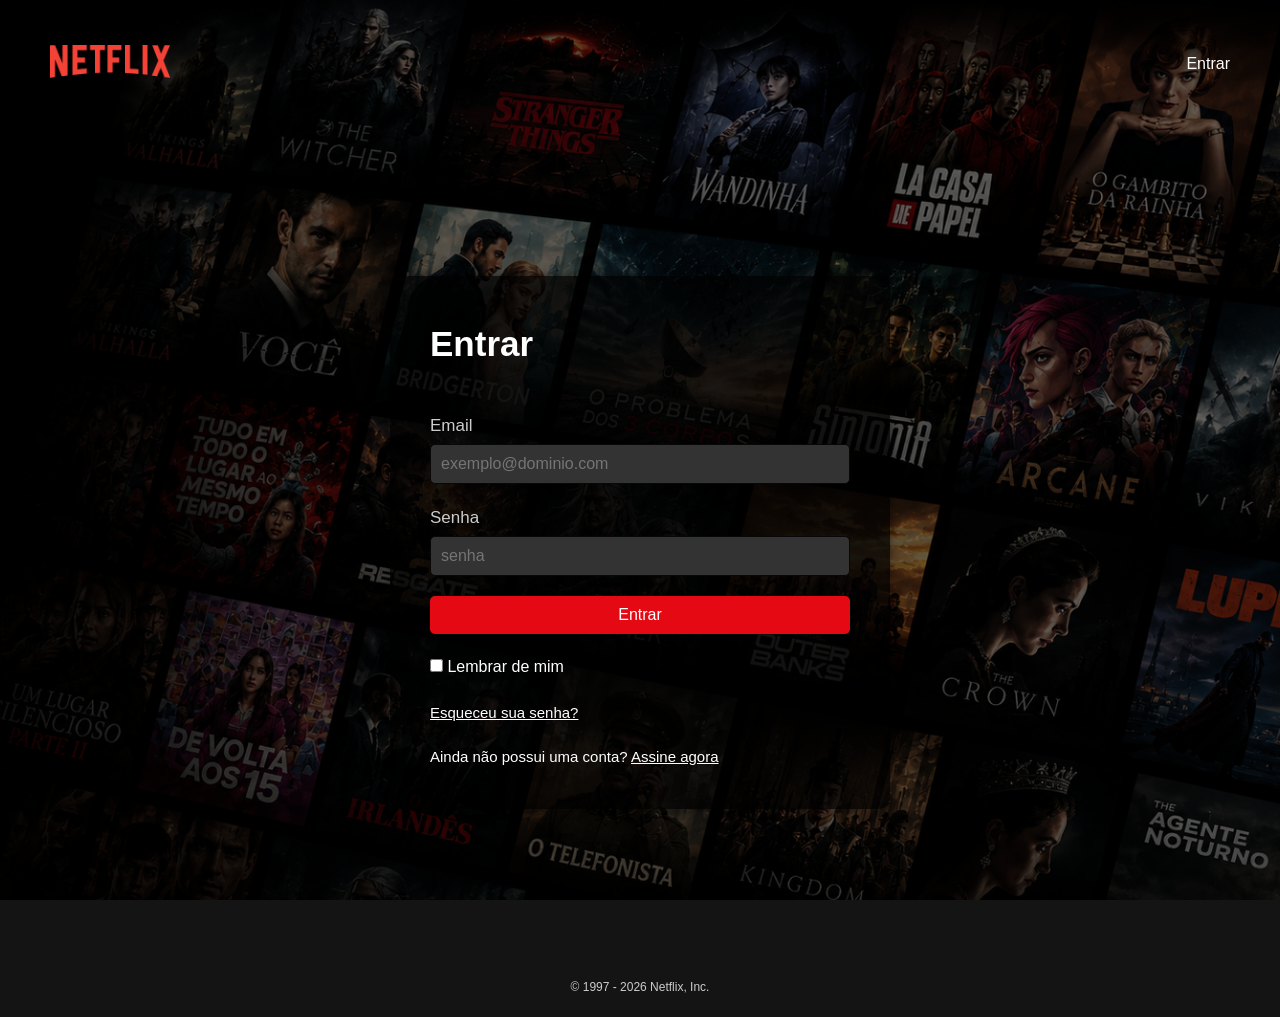
<file: login.html>
<!DOCTYPE html>
<html lang="pt-br">

<head>
    <meta charset="UTF-8">
    <meta name="viewport" content="width=device-width, initial-scale=1.0">
    <title>Netflix - Entrar</title>
    <link rel="shortcut icon" href="assets/icons/favicon-32x32.png" type="image/x-icon">
    <link rel="stylesheet" href="css/login.css">

</head>

<body class="pagina-login">

    <!-- Cabeçalho-->
    <header>

        <div class="header">
            <div class="logo">
                <a href="home.html"><img src="assets/img/logo-netflix.png" alt="Logo Netflix"></a>
                
            </div>


            <div class="header-login>
                <a href="#">Entrar</a>
            </div>
        </div>
    </header>

    <main>

        <section class="login-section">

            <div class="login-container">

                <h1>Entrar</h1>

                <form action="#" method="get">

                    <div class="input-group">
                        <label for="email">Email</label>
                        <input type="email" id="email" name="email" placeholder="exemplo@dominio.com" required>
                    </div>

                    <div class="input-group">
                        <label for="senha">Senha</label>
                        <input type="password" id="senha" name="senha" placeholder="senha" required>
                    </div>

                    <button type="submit">Entrar</button>

                    <div class="checkbox-group">
                        <input type="checkbox" id="lembrar" name="lembrar">
                        <label for="lembrar">Lembrar de mim</label>
                    </div>

                    <div class="forgot-password">
                        <a href="#">Esqueceu sua senha?</a>
                    </div>
                </form>

                <p class="criar-conta">Ainda não possui uma conta? <a href="#">Assine agora</a></p>
            </div>

        </section>

    </main>


    <footer>

        <div class="direitos-autorais">
            <p>© 1997 - 2026 Netflix, Inc.</p>
        </div>

    </footer>


</body>

</html>
</file>
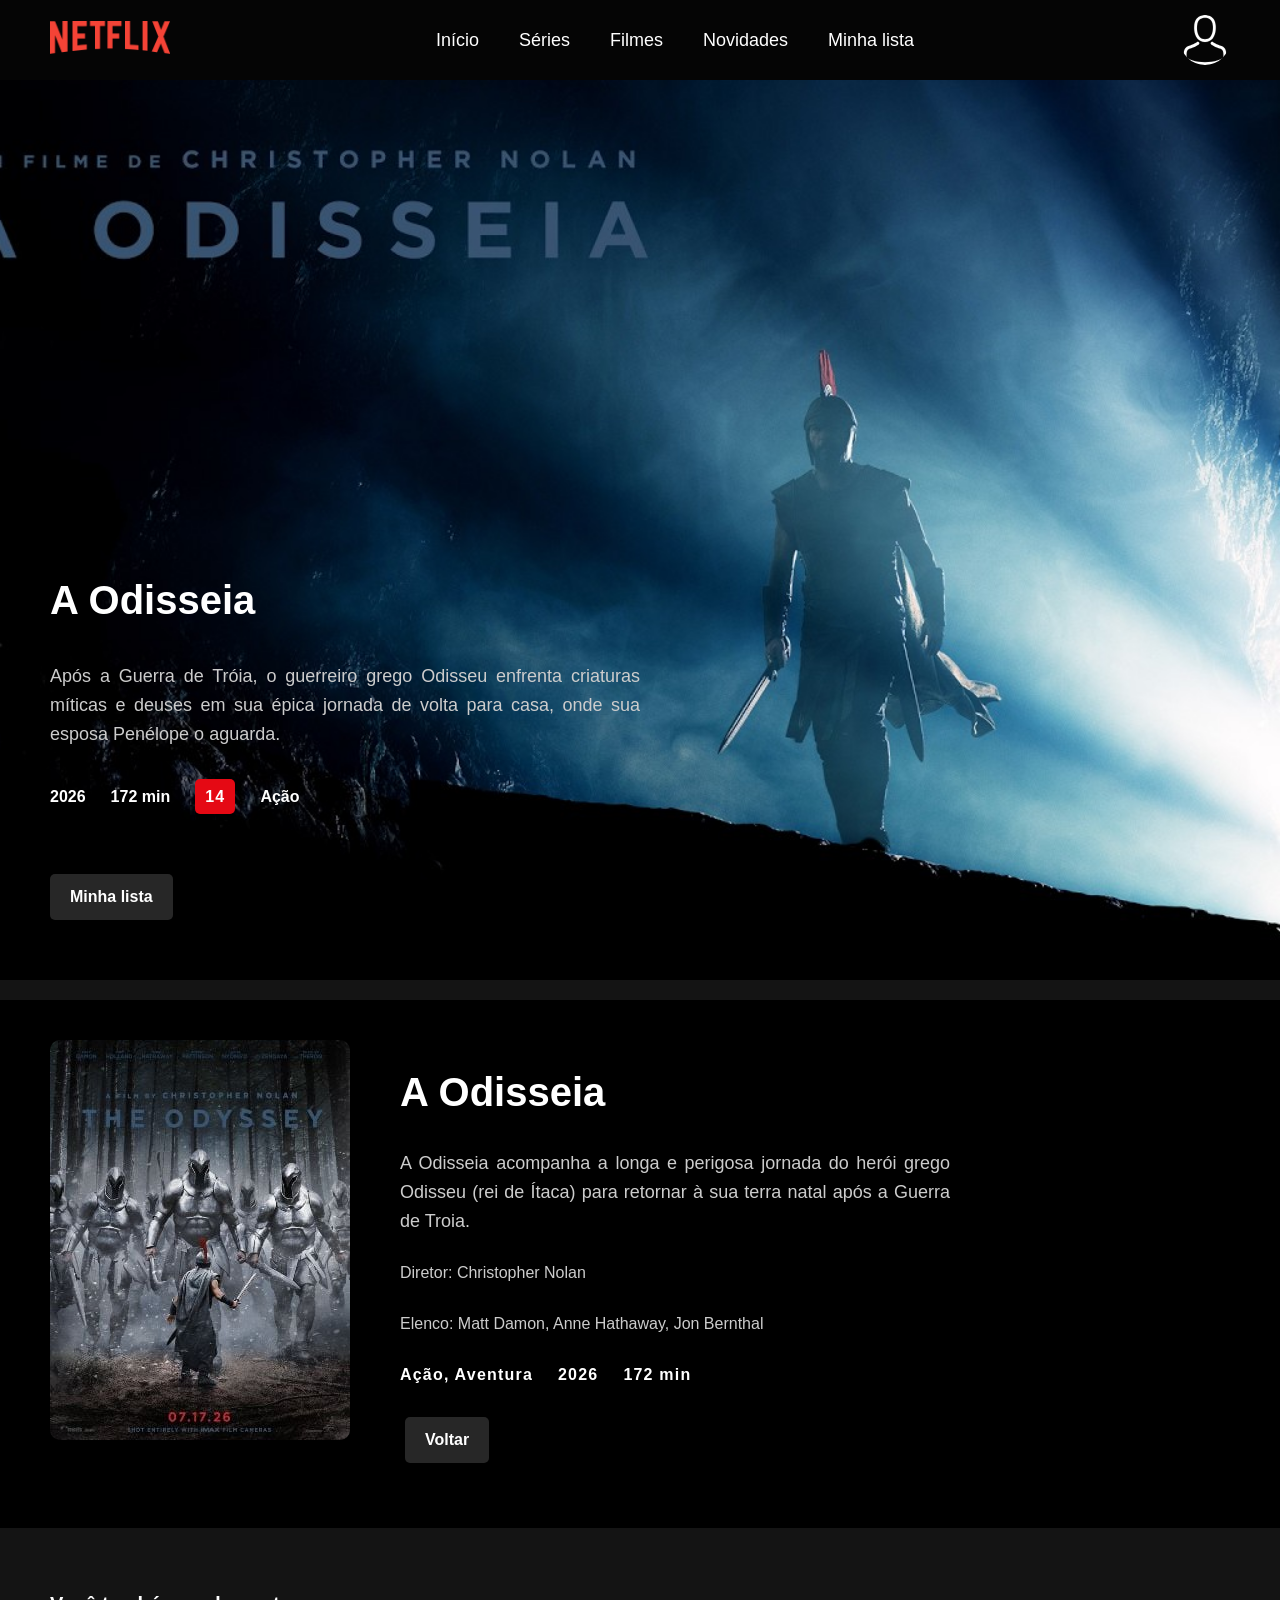
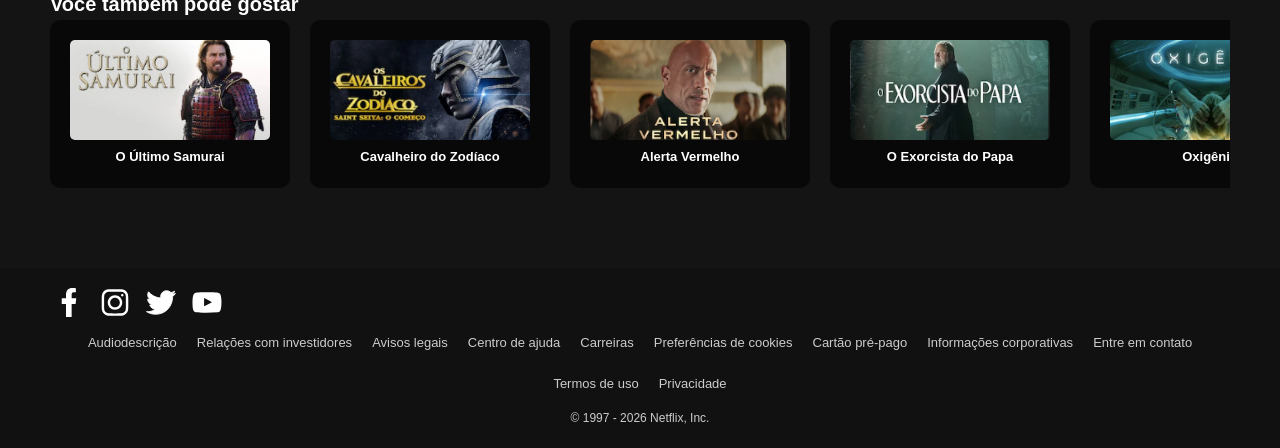
<file: pages/details.html>
<!DOCTYPE html>
<html lang="pt-br">

<head>
    <meta charset="UTF-8">
    <meta name="viewport" content="width=device-width, initial-scale=1.0">
    <title>Netflix - Detalhes</title>
    <link rel="shortcut icon" href="../assets/icons/favicon-32x32.png" type="image/x-icon">
    <link rel="stylesheet" href="../css/details.css">

</head>

<body>

    <div id="gabriel" class="perfil-target"></div>
    <div id="judah" class="perfil-target"></div>
    <div id="matheus" class="perfil-target"></div>
    <div id="prycilla" class="perfil-target"></div>
    <div id="rafael" class="perfil-target"></div>
    <div id="ramon" class="perfil-target"></div>
    <div id="tiago" class="perfil-target"></div>

    <!-- Cabeçalho-->
    <header class="header">


        <div class="logo">
            <a href="../index.html"><img src="../assets/img/logo-netflix.png" alt="Logo Netflix"></a>

        </div>

        <nav class="menu-navegacao">
            <ul>
                <li><a href="../index.html">Início</a></li>
                <li><a href="#">Séries</a></li>
                <li><a href="../pages/home.html">Filmes</a></li>
                <li><a href="#">Novidades</a></li>
                <li><a href="#">Minha lista</a></li>

            </ul>
        </nav>


        <div class="header-right">
            <a href="profiles.html" class="avatar">
                <span></span>
            </a>
        </div>
    </header>

    <main>
        <!--Banner principal-->
        <section class="hero">

            <div class="banner-principal">

                <div class="informacoes-filme">

                    <h1 class="titulo-filme">A Odisseia</h1>

                    <p class="descricao">Após a Guerra de Tróia, o guerreiro grego Odisseu enfrenta criaturas míticas e
                        deuses em sua épica jornada de volta para casa, onde sua esposa Penélope o aguarda.</p>

                    <div class="detalhes">
                        <p class="ano">2026</p>
                        <p class="duracao">172 min</p>
                        <p class="classificacao">14</p>
                        <p class="genero">Ação</p>



                    </div>

                </div>

                <div class="botoes">
                    <a href="watch.html#gabriel" class="btn-1 btn-gabriel">Assistir</a>

                    <a href="watch.html#judah" class="btn-1 btn-judah">Assistir</a>

                    <a href="watch.html#matheus" class="btn-1 btn-matheus">Assistir</a>

                    <a href="watch.html#prycilla" class="btn-1 btn-prycilla">Assistir</a>

                    <a href="watch.html#rafael" class="btn-1 btn-rafael">Assistir</a>

                    <a href="watch.html#ramon" class="btn-1 btn-ramon">Assistir</a>

                    <a href="watch.html#tiago" class="btn-1 btn-tiago">Assistir</a>

                    <a href="#" class="btn-2">Minha lista</a>

                </div>

            </div>


        </section>

        <section class="detalhes-filme">
            <div class="informacoes-conteudo">

                <article>
                    <figure>
                        <img src="../assets/img/poster-filme-a-odisseia.jpg" alt="Poster do filme A Odisseia">
                    </figure>

                </article>

                <div class="informacoes-texto">

                    <h1 class="nome-filme">A Odisseia</h1>
                    <p class="descricao-do-filme">A Odisseia acompanha a longa e perigosa jornada do herói grego Odisseu
                        (rei de
                        Ítaca) para retornar à sua terra natal após a Guerra de Troia.</p>

                    <p class="diretor">Diretor: Christopher Nolan</p>
                    <p class="elenco">Elenco: Matt Damon, Anne Hathaway, Jon Bernthal</p>

                    <div class="classificacao">
                        <p class="genero">Ação, Aventura</p>
                        <p class="ano">2026</p>
                        <p class="duracao">172 min</p>


                    </div>

                    <div class="botoes">
                        <a href="home.html" class="btn-3">Voltar</a>
                    </div>


                </div>

            </div>


        </section>

        <section class="conteudos-semelhantes">

            <div class="voce-tambem-pode-gostar">
                <h2>Você também pode gostar</h2>
                <ul>

                    <li>
                        <article class="card-filme">

                            <img src="../assets/img/continuar-assistindo/continuar-assistindo.jpg"
                                alt="O Último Samurai">
                            <h3>O Último Samurai</h3>

                        </article>
                    </li>


                    <li>
                        <article class="card-filme">

                            <img src="../assets/img/acao/acao-01.png" alt="Cavalheiro do Zodíaco">
                            <h3>Cavalheiro do Zodíaco</h3>

                        </article>
                    </li>


                    <li>
                        <article class="card-filme">

                            <img src="../assets/img/comedia/comedia-01.png" alt="Alerta Vermelho">
                            <h3>Alerta Vermelho</h3>

                        </article>
                    </li>


                    <li>
                        <article class="card-filme">
                            <img src="../assets/img/terror/terror-03.png" alt="O Exorcista do Papa">
                            <h3>O Exorcista do Papa</h3>
                        </article>
                    </li>




                    <li>
                        <article class="card-filme">
                            <img src="../assets/img/ficcao-cientifica/ficcao-cientifica-02.jpg" alt="Oxigênio">
                            <h3>Oxigênio</h3>
                        </article>

                    </li>

                    <li>
                        <article class="card-filme">
                            <img src="../assets/img/ficcao-cientifica/ficcao-cientifica-06.jpg"
                                alt="Passageiro Acidental">
                            <h3>Passageiro Acidental</h3>
                        </article>

                    </li>

                </ul>


            </div>

        </section>

    </main>

    <footer>

        <nav class="redes-sociais">
            <ul>
                <li>
                    <a href="https://web.facebook.com/netflixbrasil?_rdc=1&_rdr#" target="_blank">
                        <img src="../assets/icons/facebook-176-svgrepo-com (1).svg" alt="Facebook">
                    </a>
                </li>
                <li>
                    <a href="https://www.instagram.com/NetflixBrasil" target="_blank">
                        <img src="../assets/icons/instagram-svgrepo-com (1).svg" alt="Instagram">
                    </a>
                </li>
                <li>
                    <a href="https://x.com/NetflixBrasil" target="_blank">
                        <img src="../assets/icons/twitter-logo-shape-svgrepo-com.svg" alt="Twitter">
                    </a>
                </li>
                <li>
                    <a href="https://www.youtube.com/user/NetflixBRA" target="_blank">
                        <img src="../assets/icons/youtube-168-svgrepo-com (1).svg" alt="YouTube">
                    </a>
                </li>
            </ul>
        </nav>

        <nav class="links-uteis">
            <ul>
                <li><a href="#">Audiodescrição</a></li>
                <li><a href="#">Relações com investidores</a></li>
                <li><a href="#">Avisos legais</a></li>
                <li><a href="#">Centro de ajuda</a></li>
                <li><a href="#">Carreiras</a></li>
                <li><a href="#">Preferências de cookies</a></li>
                <li><a href="#">Cartão pré-pago</a></li>
                <li><a href="#">Informações corporativas</a></li>
                <li><a href="#">Entre em contato</a></li>
                <li><a href="#">Termos de uso</a></li>
                <li><a href="#">Privacidade</a></li>
            </ul>
        </nav>

        <div class="direitos-autorais">
            <p>© 1997 - 2026 Netflix, Inc.</p>
        </div>
    </footer>

</body>

</html>
</file>
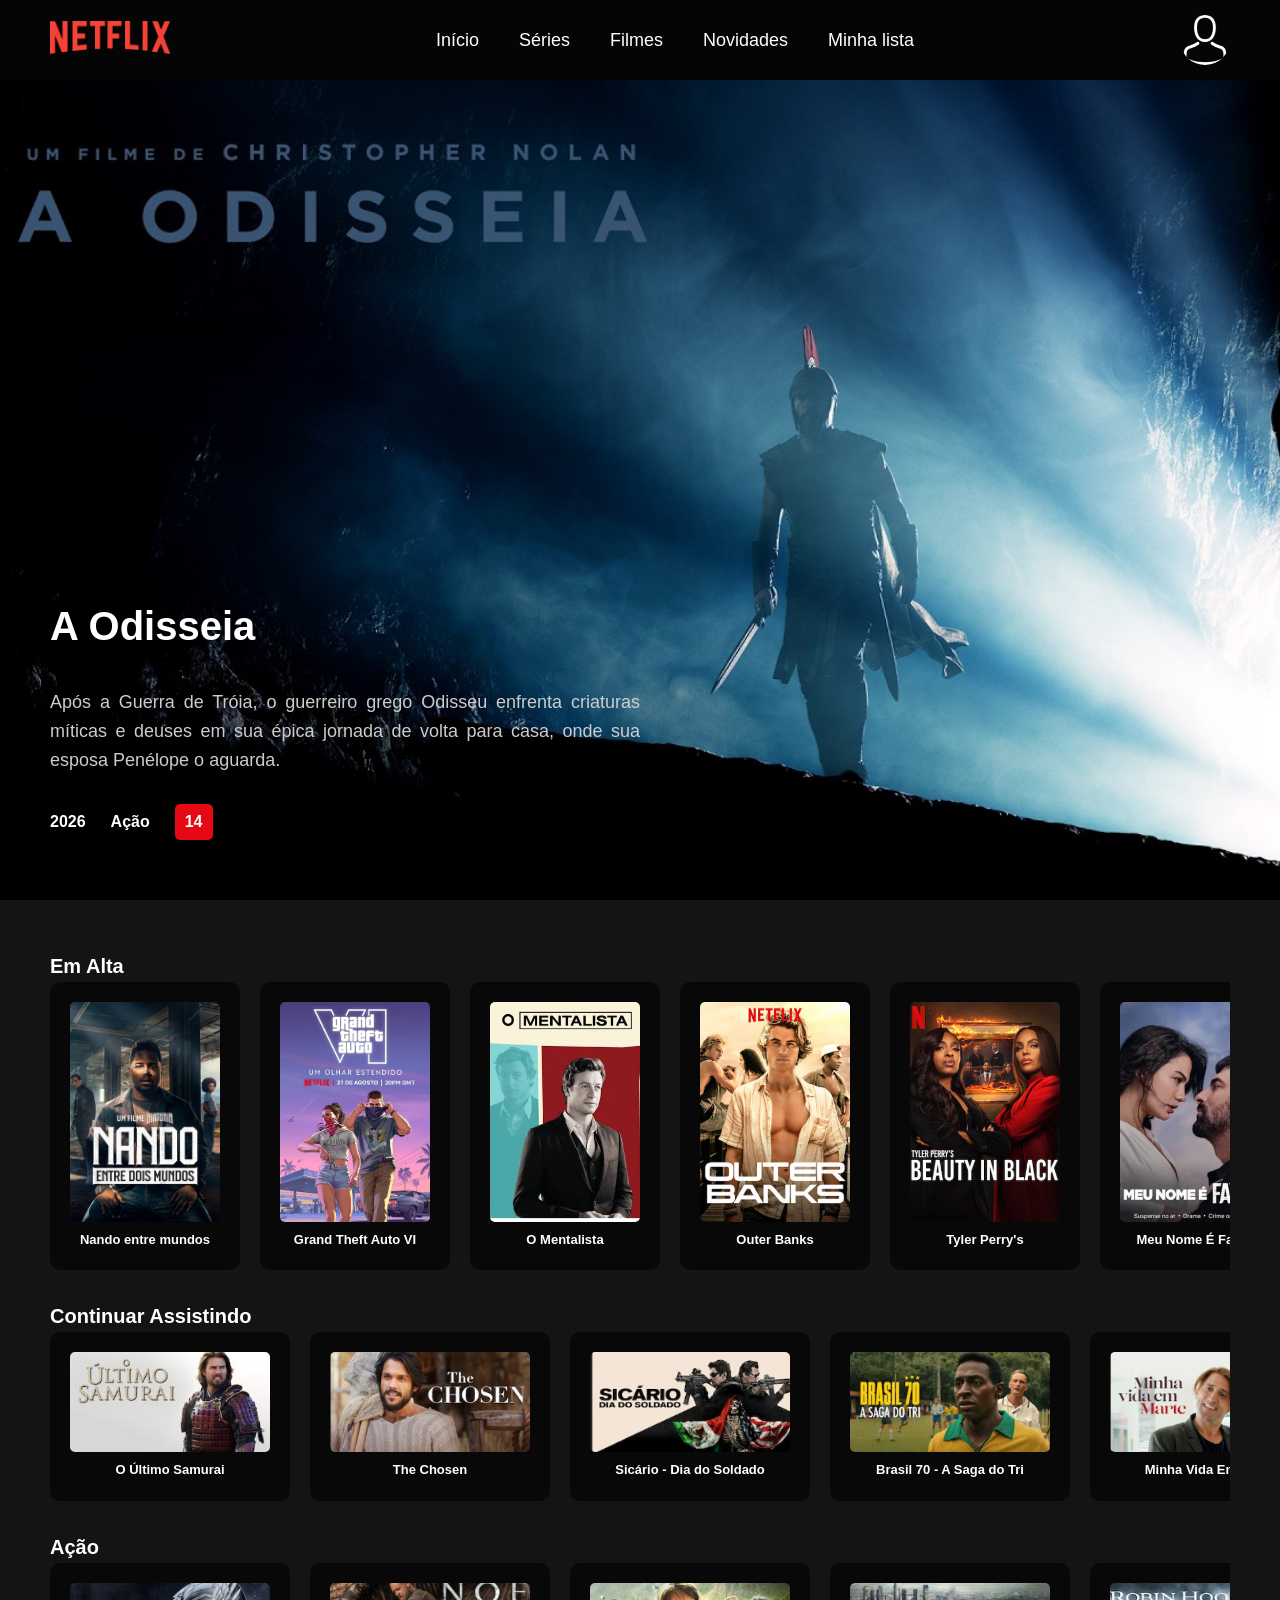
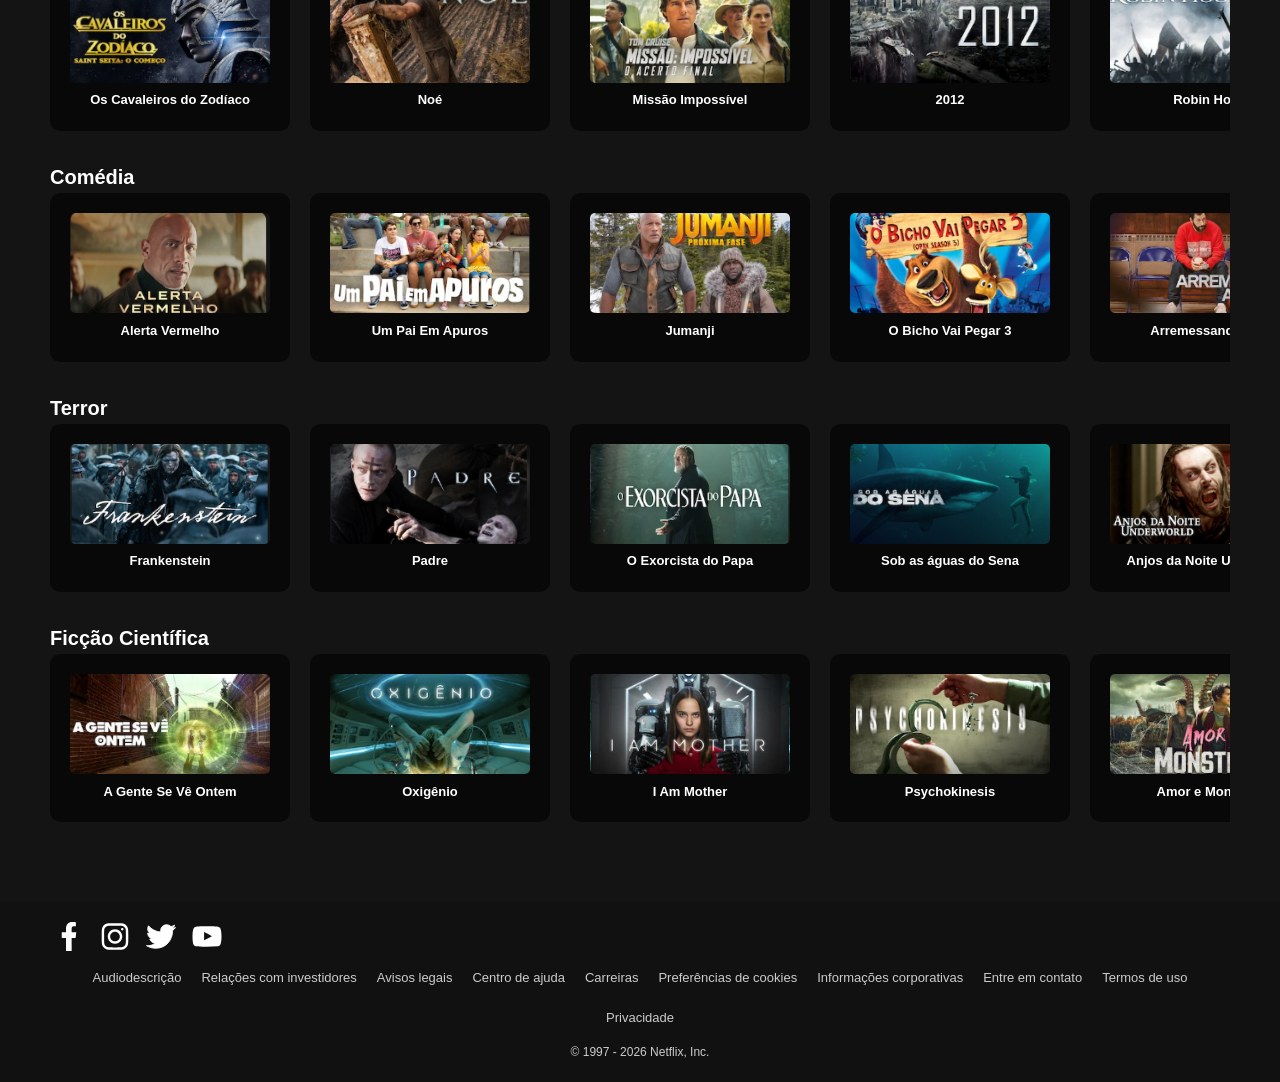
<file: pages/home.html>
<!DOCTYPE html>
<html lang="pt-br">

<head>
    <meta charset="UTF-8">
    <meta name="viewport" content="width=device-width, initial-scale=1.0">
    <title>Netflix - Catálogo</title>
    <link rel="shortcut icon" href="../assets/icons/favicon-32x32.png" type="image/x-icon">
    <link rel="stylesheet" href="../css/home.css">

</head>

<body>

    <div id="gabriel" class="perfil-target"></div>
    <div id="judah" class="perfil-target"></div>
    <div id="matheus" class="perfil-target"></div>
    <div id="prycilla" class="perfil-target"></div>
    <div id="rafael" class="perfil-target"></div>
    <div id="ramon" class="perfil-target"></div>
    <div id="tiago" class="perfil-target"></div>

    <!-- Cabeçalho-->
    <header class="header">


        <div class="logo">
            <a href="../index.html"><img src="../assets/img/logo-netflix.png" alt="Logo Netflix"></a>

        </div>

        <nav class="menu-navegacao">
            <ul>
                <li><a href="../index.html">Início</a></li>
                <li><a href="#">Séries</a></li>
                <li><a href="../pages/home.html">Filmes</a></li>
                <li><a href="#">Novidades</a></li>
                <li><a href="#">Minha lista</a></li>

            </ul>
        </nav>


        <div class="header-right">
            <a href="profiles.html" class="avatar">
                <span></span> <!-- Avatar do usuário -->
            </a>
        </div>


    </header>

    <main>
        <!--Banner principal-->
        <section class="hero">

            <div class="banner-principal">


                <div class="informacoes-filme">

                    <h1 class="titulo-filme">A Odisseia</h1>
                    <p class="descricao">Após a Guerra de Tróia, o guerreiro grego Odisseu enfrenta criaturas míticas e
                        deuses em sua épica jornada de volta para casa, onde sua esposa Penélope o aguarda.</p>

                    <div class="detalhes-filme">
                        <p class="ano">2026</p>
                        <p class="genero">Ação</p>
                        <p class="classificacao">14</p>
                    </div>
                </div>

                <div class="botoes">

                    <a href="watch.html#gabriel" class="btn-1 btn-gabriel">Assistir</a>

                    <a href="watch.html#judah" class="btn-1 btn-judah">Assistir</a>

                    <a href="watch.html#matheus" class="btn-1 btn-matheus">Assistir</a>

                    <a href="watch.html#prycilla" class="btn-1 btn-prycilla">Assistir</a>

                    <a href="watch.html#rafael" class="btn-1 btn-rafael">Assistir</a>

                    <a href="watch.html#ramon" class="btn-1 btn-ramon">Assistir</a>

                    <a href="watch.html#tiago" class="btn-1 btn-tiago">Assistir</a>

                    <a href="details.html#gabriel" class="btn-2 btn-gabriel">Mais informações</a>

                    <a href="details.html#judah" class="btn-2 btn-judah">Mais informações</a>

                    <a href="details.html#matheus" class="btn-2 btn-matheus">Mais informações</a>

                    <a href="details.html#prycilla" class="btn-2 btn-prycilla">Mais informações</a>

                    <a href="details.html#rafael" class="btn-2 btn-rafael">Mais informações</a>

                    <a href="details.html#ramon" class="btn-2 btn-ramon">Mais informações</a>

                    <a href="details.html#tiago" class="btn-2 btn-tiago">Mais informações</a>
                </div>

            </div>


        </section>

        <!-- Categoria de filmes-->
        <section class="categorias">

            <div class="em-alta">
                <h2>Em Alta</h2>
                <ul>
                    <li>
                        <article class="card-filme">

                            <img src="../assets/img/em-alta/em-alta-01.png" alt="Nando entre mundos">
                            <h3>Nando entre mundos</h3>

                        </article>
                    </li>

                    <li>
                        <article class="card-filme">

                            <img src="../assets/img/em-alta/em-alta-02.png" alt="Grand Theft Auto VI">
                            <h3>Grand Theft Auto VI </h3>

                        </article>
                    </li>
                    <li>
                        <article class="card-filme">

                            <img src="../assets/img/em-alta/em-alta-03.png" alt="O Mentalista">
                            <h3>O Mentalista</h3>

                        </article>
                    </li>
                    <li>
                        <article class="card-filme">

                            <img src="../assets/img/em-alta/em-alta-04.png" alt="Outer Banks">
                            <h3>Outer Banks</h3>

                        </article>
                    </li>
                    <li>
                        <article class="card-filme">

                            <img src="../assets/img/em-alta/em-alta-05.png" alt="Tyler Perry's - Beauty in Black">
                            <h3>Tyler Perry's </h3>

                        </article>
                    </li>
                    <li>
                        <article class="card-filme">

                            <img src="../assets/img/em-alta/em-alta-06.png" alt="Meu nome é Farah">
                            <h3>Meu Nome É Farah</h3>

                        </article>
                    </li>
                </ul>

            </div>

            <div class="continuar-assistindo">
                <h2>Continuar Assistindo</h2>
                <ul>
                    <li>
                        <article class="card-filme">

                            <img src="../assets/img/continuar-assistindo/continuar-assistindo.jpg"
                                alt="O Último Samurai">
                            <h3>O Último Samurai</h3>

                        </article>
                    </li>

                    <li>
                        <article class="card-filme">

                            <img src="../assets/img/continuar-assistindo/continuar-assistindo-02.jpg" alt="The Chosen">
                            <h3>The Chosen</h3>

                        </article>
                    </li>
                    <li>
                        <article class="card-filme">

                            <img src="../assets/img/continuar-assistindo/continuar-assistindo-03.jpg"
                                alt="Sicário - Dia do Soldado">
                            <h3>Sicário - Dia do Soldado</h3>

                        </article>
                    </li>
                    <li>
                        <article class="card-filme">

                            <img src="../assets/img/continuar-assistindo/continuar-assistindo-04.jpg"
                                alt="Brasil 70 - A Saga do Tri">
                            <h3>Brasil 70 - A Saga do Tri</h3>

                        </article>
                    </li>
                    <li>
                        <article class="card-filme">

                            <img src="../assets/img/continuar-assistindo/continuar-assistindo-05.jpg"
                                alt="Minha Vida Em Marte">
                            <h3>Minha Vida Em Marte</h3>

                        </article>
                    </li>
                    <li>
                        <article class="card-filme">

                            <img src="../assets/img/continuar-assistindo/continuar-assistindo-06.jpg" alt="John Wick 2">
                            <h3>John Wick 2</h3>

                        </article>
                    </li>
                </ul>

            </div>

            <div class="acao">
                <h2>Ação</h2>

                <ul>
                    <li>
                        <article class="card-filme">

                            <img src="../assets/img/acao/acao-01.png" alt="Os Cavaleiros do Zodíaco">
                            <h3>Os Cavaleiros do Zodíaco</h3>

                        </article>
                    </li>

                    <li>
                        <article class="card-filme">

                            <img src="../assets/img/acao/acao-02.png" alt="Noé">
                            <h3>Noé</h3>

                        </article>
                    </li>
                    <li>
                        <article class="card-filme">

                            <img src="../assets/img/acao/acao-03.png" alt="Missão Impossível: O Acerto Final">
                            <h3>Missão Impossível</h3>

                        </article>
                    </li>
                    <li>
                        <article class="card-filme">

                            <img src="../assets/img/acao/acao-04.png" alt="2012">
                            <h3>2012</h3>

                        </article>
                    </li>
                    <li>
                        <article class="card-filme">

                            <img src="../assets/img/acao/acao-05.png" alt="Robin Hood">
                            <h3>Robin Hood</h3>

                        </article>
                    </li>
                    <li>
                        <article class="card-filme">

                            <img src="../assets/img/acao/acao-06.png" alt="Os Mercenários 4">
                            <h3>Os Mercenários 4</h3>

                        </article>
                    </li>
                </ul>

            </div>



            <div class="comedia">
                <h2>Comédia</h2>
                <ul>
                    <li>
                        <article class="card-filme">

                            <img src="../assets/img/comedia/comedia-01.png" alt="Alerta Vermelho">
                            <h3>Alerta Vermelho</h3>

                        </article>
                    </li>

                    <li>
                        <article class="card-filme">

                            <img src="../assets/img/comedia/comedia-02.png" alt="Um Pai Em Apuros">
                            <h3>Um Pai Em Apuros</h3>

                        </article>
                    </li>
                    <li>
                        <article class="card-filme">

                            <img src="../assets/img/comedia/comedia-03.png" alt="Jumanji">
                            <h3>Jumanji</h3>

                        </article>
                    </li>
                    <li>
                        <article class="card-filme">

                            <img src="../assets/img/comedia/comedia-04.png" alt="O Bicho Vai Pegar 3">
                            <h3>O Bicho Vai Pegar 3</h3>

                        </article>
                    </li>
                    <li>
                        <article class="card-filme">

                            <img src="../assets/img/comedia/comedia-05.png" alt="Arremessando Alto">
                            <h3>Arremessando Alto</h3>

                        </article>
                    </li>
                    <li>
                        <article class="card-filme">

                            <img src="../assets/img/comedia/comedia-06.png" alt="Minha Mãe É Uma Peça">
                            <h3>Minha Mãe É Uma Peça</h3>

                        </article>
                    </li>
                </ul>

            </div>


            <div class="terror">
                <h2>Terror</h2>
                <ul>
                    <li>
                        <article class="card-filme">
                            <img src="../assets/img/terror/terror-01.png" alt="Frankenstein">
                            <h3>Frankenstein</h3>
                        </article>

                    </li>
                    <li>
                        <article class="card-filme">
                            <img src="../assets/img/terror/terror-02.png" alt="Padre">
                            <h3>Padre</h3>
                        </article>

                    </li>

                    <li>
                        <article class="card-filme">
                            <img src="../assets/img/terror/terror-03.png" alt="O Exorcista do Papa">
                            <h3>O Exorcista do Papa</h3>
                        </article>
                    </li>


                    <li>
                        <article class="card-filme">
                            <img src="../assets/img/terror/terror-04.png" alt="Sob as águas do Sena">
                            <h3>Sob as águas do Sena</h3>
                        </article>
                    </li>

                    <li>
                        <article class="card-filme">
                            <img src="../assets/img/terror/terror-05.png" alt="Anjos da Noite Underworld">
                            <h3>Anjos da Noite Underworld</h3>
                        </article>

                    </li>

                    <li>
                        <article class="card-filme">
                            <img src="../assets/img/terror/terror-06.png" alt="Apocalipse">
                            <h3>Apocalipse</h3>
                        </article>

                    </li>
                </ul>


            </div>

            <div class="ficcao-cientifica">
                <h2>Ficção Científica</h2>
                <ul>
                    <li>
                        <article class="card-filme">
                            <img src="../assets/img/ficcao-cientifica/ficcao-cientifica-01.jpg"
                                alt="A Gente Se Vê Ontem">
                            <h3>A Gente Se Vê Ontem</h3>
                        </article>

                    </li>
                    <li>
                        <article class="card-filme">
                            <img src="../assets/img/ficcao-cientifica/ficcao-cientifica-02.jpg" alt="Oxigênio">
                            <h3>Oxigênio</h3>
                        </article>

                    </li>

                    <li>
                        <article class="card-filme">
                            <img src="../assets/img/ficcao-cientifica/ficcao-cientifica-03.jpg" alt="I Am Mother">
                            <h3>I Am Mother</h3>
                        </article>
                    </li>


                    <li>
                        <article class="card-filme">
                            <img src="../assets/img/ficcao-cientifica/ficcao-cientifica-04.jpg" alt="Psychokinesis">
                            <h3>Psychokinesis</h3>
                        </article>
                    </li>

                    <li>
                        <article class="card-filme">
                            <img src="../assets/img/ficcao-cientifica/ficcao-cientifica-05.jpg" alt="Amor e Monstros">
                            <h3>Amor e Monstros</h3>
                        </article>

                    </li>

                    <li>
                        <article class="card-filme">
                            <img src="../assets/img/ficcao-cientifica/ficcao-cientifica-06.jpg"
                                alt="Passageiro Acidental">
                            <h3>Passageiro Acidental</h3>
                        </article>

                    </li>

                </ul>


            </div>

        </section>



    </main>

    <footer>

        <nav class="redes-sociais">
            <ul>
                <li>
                    <a href="https://web.facebook.com/netflixbrasil?_rdc=1&_rdr#" target="_blank">
                        <img src="../assets/icons/facebook-176-svgrepo-com (1).svg" alt="Facebook">
                    </a>
                </li>
                <li>
                    <a href="https://www.instagram.com/NetflixBrasil" target="_blank">
                        <img src="../assets/icons/instagram-svgrepo-com (1).svg" alt="Instagram">
                    </a>
                </li>
                <li>
                    <a href="https://x.com/NetflixBrasil" target="_blank">
                        <img src="../assets/icons/twitter-logo-shape-svgrepo-com.svg" alt="Twitter">
                    </a>
                </li>
                <li>
                    <a href="https://www.youtube.com/user/NetflixBRA" target="_blank">
                        <img src="../assets/icons/youtube-168-svgrepo-com (1).svg" alt="YouTube">
                    </a>
                </li>
            </ul>
        </nav>

        <nav class="links-uteis">
            <ul>
                <li><a href="#">Audiodescrição</a></li>
                <li><a href="#">Relações com investidores</a></li>
                <li><a href="#">Avisos legais</a></li>
                <li><a href="#">Centro de ajuda</a></li>
                <li><a href="#">Carreiras</a></li>
                <li><a href="#">Preferências de cookies</a></li>

                <li><a href="#">Informações corporativas</a></li>
                <li><a href="#">Entre em contato</a></li>
                <li><a href="#">Termos de uso</a></li>
                <li><a href="#">Privacidade</a></li>
            </ul>
        </nav>

        <div class="direitos-autorais">
            <p>© 1997 - 2026 Netflix, Inc.</p>
        </div>
    </footer>


</body>



</html>
</file>
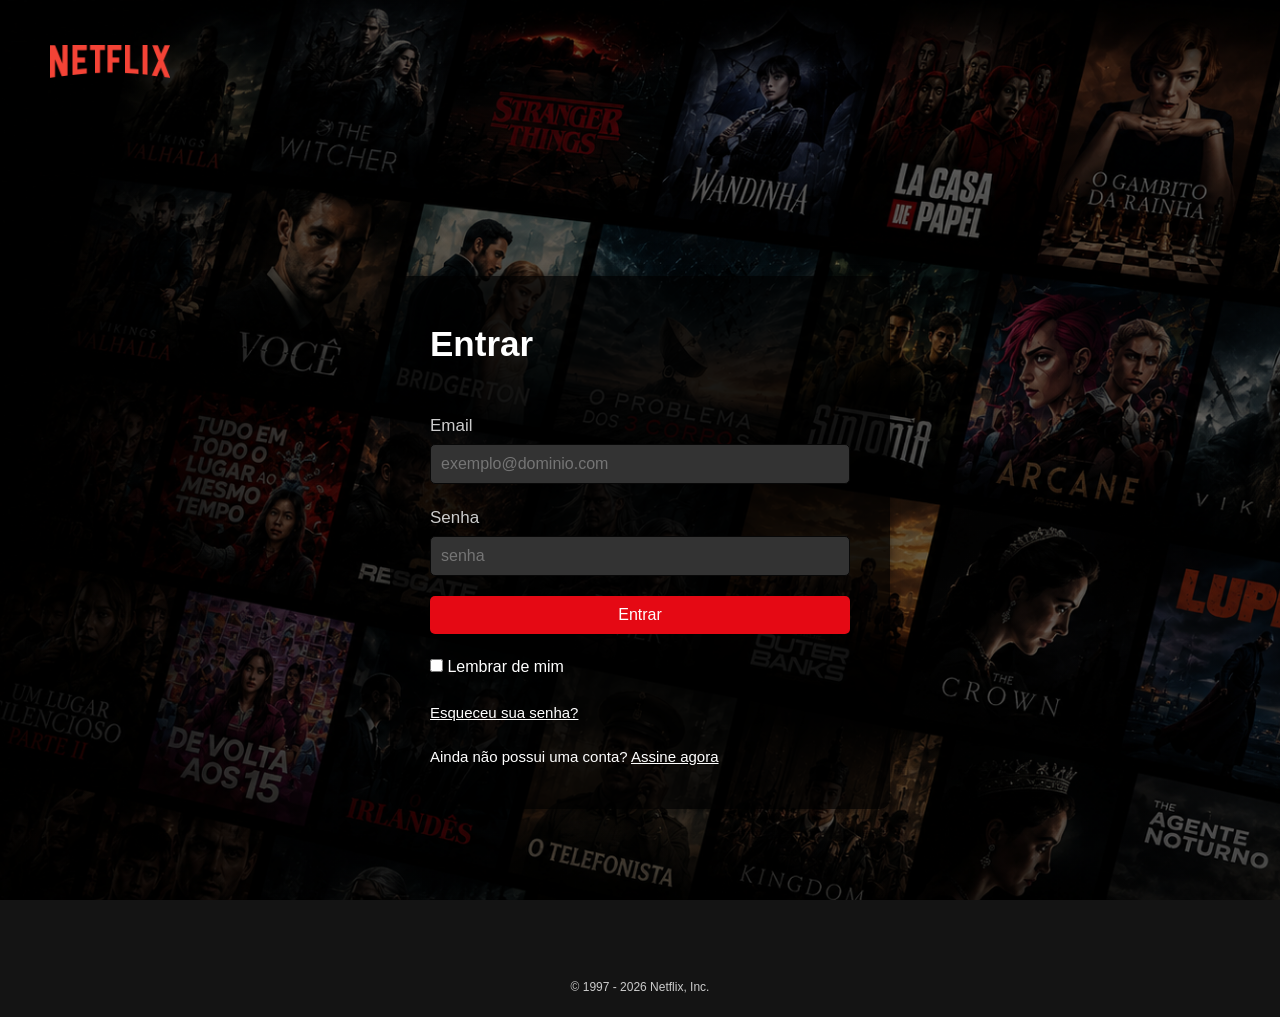
<file: pages/login.html>
<!DOCTYPE html>
<html lang="pt-br">

<head>
    <meta charset="UTF-8">
    <meta name="viewport" content="width=device-width, initial-scale=1.0">
    <title>Netflix - Entrar</title>
    <link rel="shortcut icon" href="../assets/icons/favicon-32x32.png" type="image/x-icon">
    <link rel="stylesheet" href="../css/login.css">

</head>

<body class="pagina-login">

    <!-- Cabeçalho-->
    <header>

        <div class="header">

            <div class="logo">
                <a href="../index.html"><img src="../assets/img/logo-netflix.png" alt="Logo Netflix"></a>
                
            </div>

        
        </div>

    </header>

    <main>

        <section class="login-section">

            <div class="login-container">

                <h1>Entrar</h1>

                <form action="profiles.html" method="get">

                    <div class="input-group">
                        
                        <label for="email">Email</label>
                        
                        <input type="email" id="email" name="email" placeholder="exemplo@dominio.com" required>

                    </div>

                    <div class="input-group">

                        <label for="senha">Senha</label>
                        
                        <input type="password" id="senha" name="senha" placeholder="senha" required>

                    </div>

                    <button type="submit">Entrar</button>

                    <div class="checkbox-group">

                        <input type="checkbox" id="lembrar" name="lembrar">

                        <label for="lembrar">Lembrar de mim</label>

                    </div>

                    <div class="forgot-password">

                        <a href="#">Esqueceu sua senha?</a>

                    </div>

                </form>

                <p class="criar-conta">Ainda não possui uma conta? <a href="../index.html"> Assine agora</a></p>
            </div>

        </section>

    </main>


    <footer>

        <div class="direitos-autorais">
            <p>© 1997 - 2026 Netflix, Inc.</p>
        </div>

    </footer>


</body>

</html>
</file>
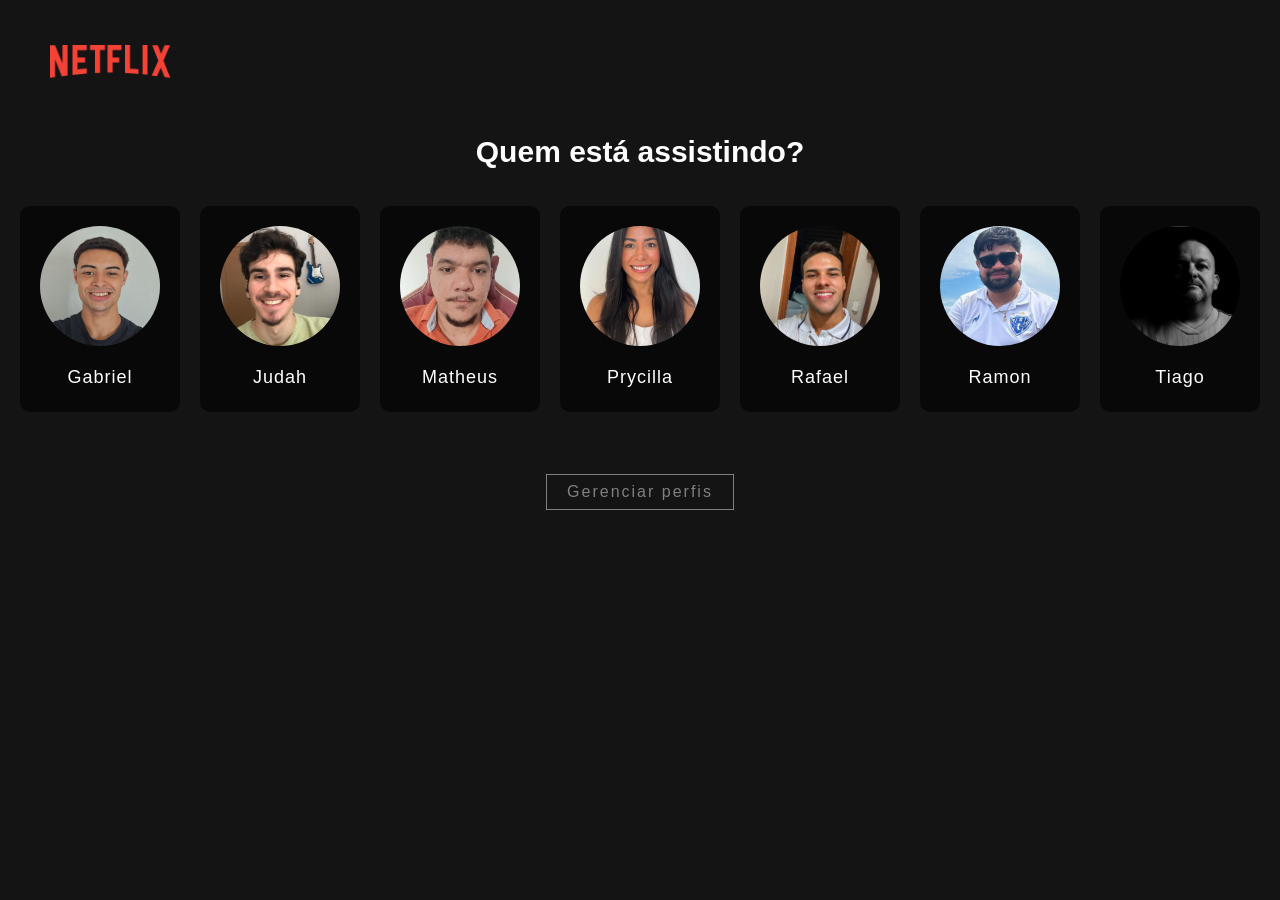
<file: pages/profiles.html>
<!DOCTYPE html>
<html lang="pt-br">

<head>
    <meta charset="UTF-8">
    <meta name="viewport" content="width=device-width, initial-scale=1.0">
    <title>Netflix - Perfis</title>
    <link rel="shortcut icon" href="../assets/icons/favicon-32x32.png" type="image/x-icon">
    <link rel="stylesheet" href="../css/profiles.css">

</head>

<body class="pagina-perfis">

    <!-- Cabeçalho-->
    <header>

        <div class="header">

            <div class="logo">
                <a href="../index.html">
                    <img src="../assets/img/logo-netflix.png" alt="Logo Netflix">
                </a>
            </div>
            
        </div>



    </header>

    <main>

        <section class="profile">

            <h1>Quem está assistindo?</h1>

            <div class="profile-container">

                <article class="profile-card">
                    <a href="home.html#gabriel">
                        <img src="../assets/img/foto-perfil/Gabriel.jpeg" alt="Perfil de Gabriel" class="foto-perfil">
                        <p class="nome-perfil">Gabriel</p>
                    </a>
                </article>

                <article class="profile-card">
                    <a href="home.html#judah">
                        <img src="../assets/img/foto-perfil/judah.JPEG" alt="Perfil de Judah" class="foto-perfil">
                        <p class="nome-perfil">Judah</p>
                    </a>
                </article>

                <article class="profile-card">
                    <a href="home.html#matheus">
                        <img src="../assets/img/foto-perfil/matheus.jpg" alt="Perfil de Matheus" class="foto-perfil">
                        <p class="nome-perfil">Matheus</p>
                    </a>
                </article>

                <article class="profile-card">
                    <a href="home.html#prycilla">
                        <img src="../assets/img/foto-perfil/prycilla.jpeg" alt="Perfil de Prycilla" class="foto-perfil">
                        <p class="nome-perfil">Prycilla</p>
                    </a>

                </article>

                <article class="profile-card">

                    <a href="home.html#rafael">
                        <img src="../assets/img/foto-perfil/Rafael.jpeg" alt="Perfil de Rafael" class="foto-perfil">
                        <p class="nome-perfil">Rafael</p>
                    </a>
                </article>

                <article class="profile-card">

                    <a href="home.html#ramon">
                        <img src="../assets/img/foto-perfil/ramon.jpg" alt="Perfil de Ramon" class="foto-perfil">
                        <p class="nome-perfil">Ramon</p>
                    </a>
                </article>

                <article class="profile-card">
                    <a href="home.html#tiago">
                        <img src="../assets/img/foto-perfil/tiago.jpg" alt="Perfil de Tiago" class="foto-perfil">
                        <p class="nome-perfil">Tiago</p>
                    </a>
                </article>


            </div>

            <div class="gerenciar-perfil">
                <button type="button">Gerenciar perfis</button>

            </div>




        </section>


    </main>




</body>

</html>
</file>
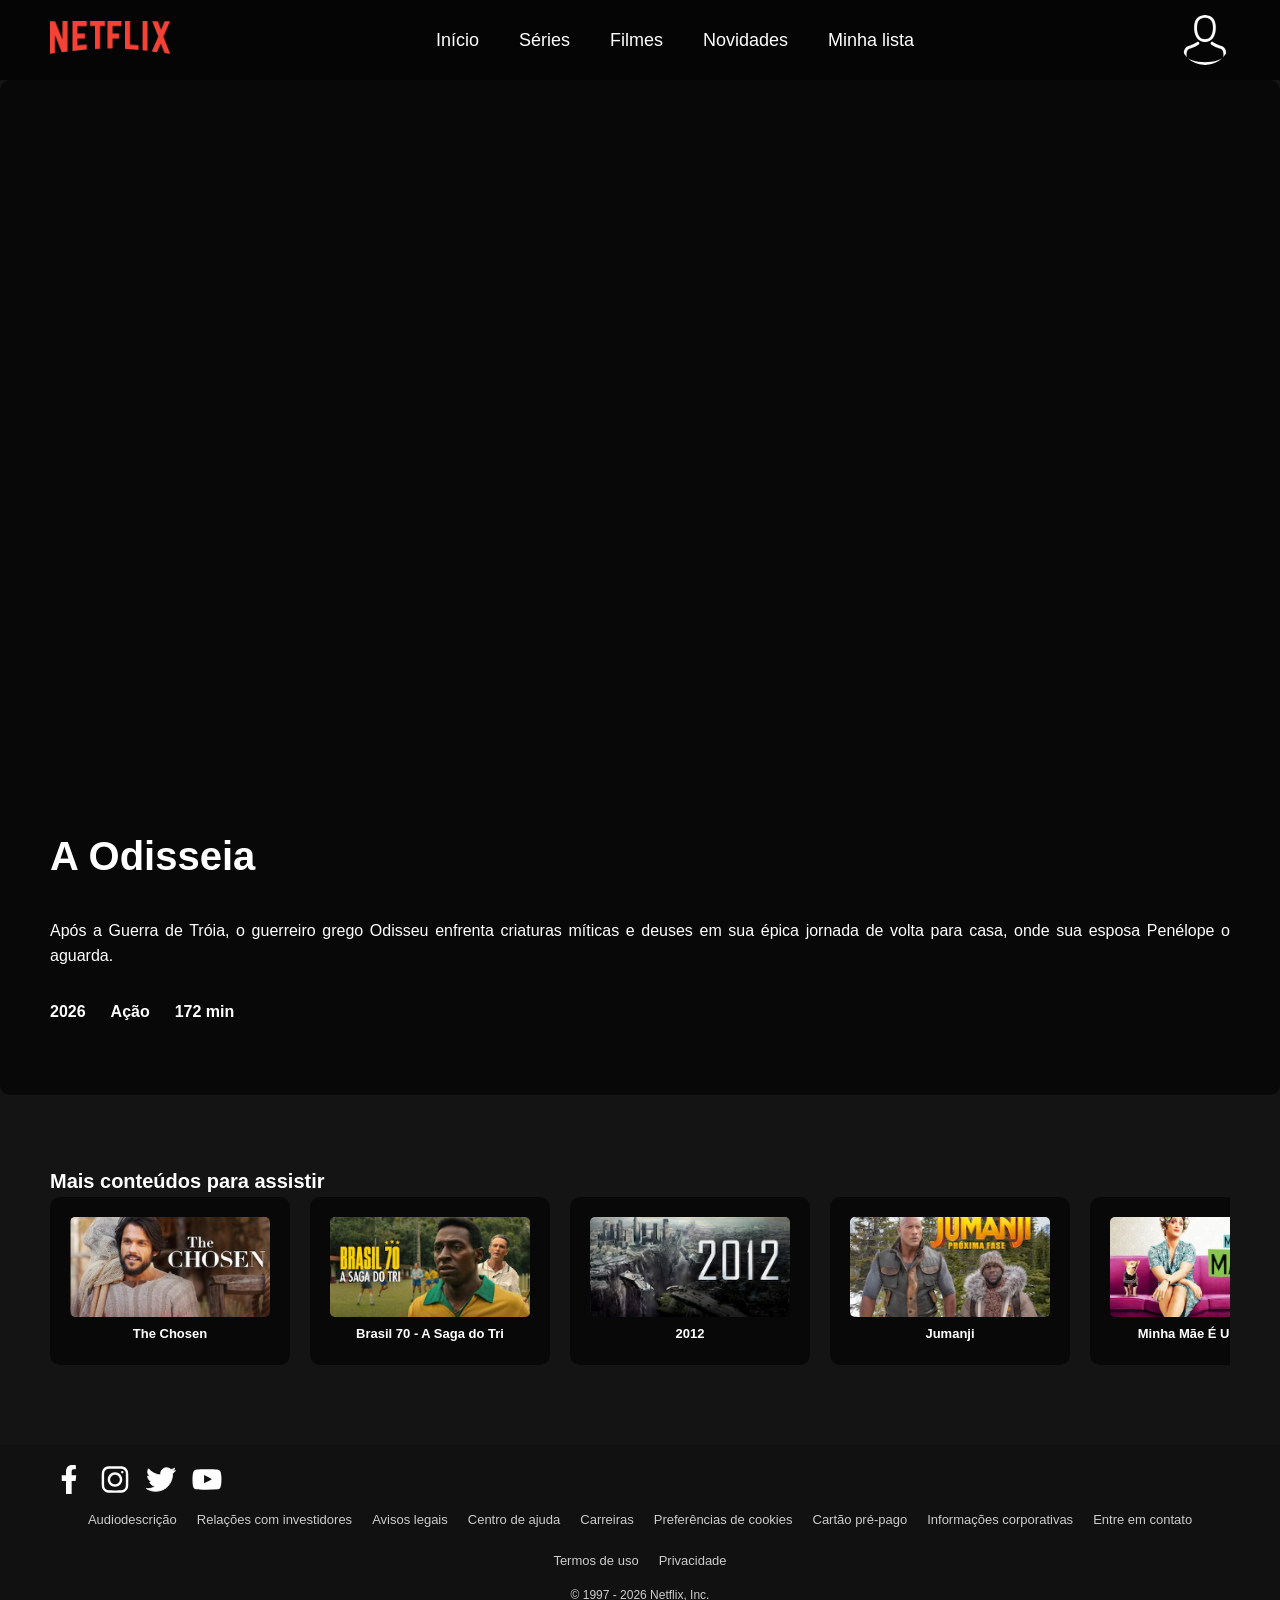
<file: pages/watch.html>
<!DOCTYPE html>
<html lang="pt-br">

<head>
    <meta charset="UTF-8">
    <meta name="viewport" content="width=device-width, initial-scale=1.0">
    <title>Netflix - Reprodução</title>
    <link rel="shortcut icon" href="../assets/icons/favicon-32x32.png" type="image/x-icon">
    <link rel="stylesheet" href="../css/watch.css">

</head>

<body>

    <div id="gabriel" class="perfil-target"></div>
    <div id="judah" class="perfil-target"></div>
    <div id="matheus" class="perfil-target"></div>
    <div id="prycilla" class="perfil-target"></div>
    <div id="rafael" class="perfil-target"></div>
    <div id="ramon" class="perfil-target"></div>
    <div id="tiago" class="perfil-target"></div>


    <!-- Cabeçalho-->
    <header class="header">

       
            <div class="logo">
                <a href="../index.html"><img src="../assets/img/logo-netflix.png" alt="Logo Netflix"></a>

            </div>

            <nav class="menu-navegacao">
                <ul>
                    <li><a href="../pages/home.html">Início</a></li>
                    <li><a href="#">Séries</a></li>
                    <li><a href="../pages/home.html">Filmes</a></li>
                    <li><a href="#">Novidades</a></li>
                    <li><a href="#">Minha lista</a></li>

                </ul>
            </nav>
        

        <div class="header-right">
            <a href="profiles.html" class="avatar">
                <span></span> <!-- Avatar do usuário -->
            </a>
        </div>

    </header>


    <main>
                      
        <section class="informacoes-filme">
            
            <div class="player">
             <iframe src="https://www.youtube.com/embed/Y-Dcn-qnnjs?si=V8TTXzKyy1VJW8iG" title="YouTube video player" frameborder="0" allow="accelerometer; autoplay; clipboard-write; encrypted-media; gyroscope; picture-in-picture; web-share" referrerpolicy="strict-origin-when-cross-origin" allowfullscreen></iframe>
            </div>

            <h2>A Odisseia</h2>

            <p class="descricao">Após a Guerra de Tróia, o guerreiro grego Odisseu enfrenta criaturas míticas e deuses
                em sua épica jornada de volta para casa, onde sua esposa Penélope o aguarda. </p>

            <div class="dados-filme">
                <p class="ano">2026</p>
                <p class="genero">Ação</p>
                <p class="duracao">172 min</p>
               

            </div>

        </section>
        <section class="mais-conteudos">

            <div class="mais-conteudos-para-assistir">
                <h2>Mais conteúdos para assistir</h2>
              
                <ul>

                   <li>
                        <article class="card-filme">

                            <img src="../assets/img/continuar-assistindo/continuar-assistindo-02.jpg" alt="The Chosen">
                            <h3>The Chosen</h3>

                        </article>
                    </li>

                    <li>
                        <article class="card-filme">

                            <img src="../assets/img/continuar-assistindo/continuar-assistindo-04.jpg"
                                alt="Brasil 70 - A Saga do Tri">
                            <h3>Brasil 70 - A Saga do Tri</h3>

                        </article>
                    </li>

                    <li>
                        <article class="card-filme">

                            <img src="../assets/img/acao/acao-04.png" alt="2012">
                            <h3>2012</h3>

                        </article>
                    </li>


                    <li>
                        <article class="card-filme">

                            <img src="../assets/img/comedia/comedia-03.png" alt="Jumanji">
                            <h3>Jumanji</h3>

                        </article>
                    </li>


                    <li>
                        <article class="card-filme">

                            <img src="../assets/img/comedia/comedia-06.png" alt="Minha Mãe É Uma Peça">
                            <h3>Minha Mãe É Uma Peça</h3>

                        </article>
                    </li>


                    <li>
                        <article class="card-filme">
                            <img src="../assets/img/terror/terror-06.png" alt="Apocalipse">
                            <h3>Apocalipse</h3>
                        </article>

                    </li>


                    <li>
                        <article class="card-filme">
                            <img src="../assets/img/ficcao-cientifica/ficcao-cientifica-04.jpg" alt="Psychokinesis">
                            <h3>Psychokinesis</h3>
                        </article>
                    </li>


                </ul>


            </div>

        </section>


    </main>

    <footer>

        <nav class="redes-sociais">
            <ul>
                <li>
                    <a href="https://web.facebook.com/netflixbrasil?_rdc=1&_rdr#" target="_blank">
                        <img src="../assets/icons/facebook-176-svgrepo-com (1).svg" alt="Facebook">
                    </a>
                </li>
                <li>
                    <a href="https://www.instagram.com/NetflixBrasil" target="_blank">
                        <img src="../assets/icons/instagram-svgrepo-com (1).svg" alt="Instagram">
                    </a>
                </li>
                <li>
                    <a href="https://x.com/NetflixBrasil" target="_blank">
                        <img src="../assets/icons/twitter-logo-shape-svgrepo-com.svg" alt="Twitter">
                    </a>
                </li>
                <li>
                    <a href="https://www.youtube.com/user/NetflixBRA" target="_blank">
                        <img src="../assets/icons/youtube-168-svgrepo-com (1).svg" alt="YouTube">
                    </a>
                </li>
            </ul>
        </nav>

        <nav class="links-uteis">
            <ul>
                <li><a href="#">Audiodescrição</a></li>
                <li><a href="#">Relações com investidores</a></li>
                <li><a href="#">Avisos legais</a></li>
                <li><a href="#">Centro de ajuda</a></li>
                <li><a href="#">Carreiras</a></li>
                <li><a href="#">Preferências de cookies</a></li>
                <li><a href="#">Cartão pré-pago</a></li>
                <li><a href="#">Informações corporativas</a></li>
                <li><a href="#">Entre em contato</a></li>
                <li><a href="#">Termos de uso</a></li>
                <li><a href="#">Privacidade</a></li>
            </ul>
        </nav>

        <div class="direitos-autorais">
            <p>© 1997 - 2026 Netflix, Inc.</p>
        </div>
    </footer>

</body>

</html>
</file>
<file: css/style.css>
* {
    margin: 0;
    padding: 0;
    box-sizing: border-box;
}

html {
    font-size: 62.5%;
}

body {
    font-family: Arial, sans-serif;
    font-size: 1.6rem;
    line-height: 1.6;
    background-color: #141414;
    color: #ffffff;
}

a {
    text-decoration: none;
    color: inherit;
}

header {
    position: absolute;
    top: 0;
    left: 0;
    z-index: 10;
    width: 100%;
}

.header {
    display: flex;
    justify-content: space-between;
    align-items: center;
    padding: 0 5rem;

}

.logo img {
    height: 120px;
}

.menu-navegacao ul {
    display: flex;
    gap: 2rem;
    list-style: none;
    color: #ffffff;
}

.menu-navegacao ul li a {
    text-decoration: none;
    color: #ffffff;
    font-size: 1.8rem;
    padding: 1.5rem;

}

.menu-navegacao ul li a:hover {
    transition: color 0.3s ease;
    font-weight: bold;
    background-color: rgba(128, 128, 128, 0.856);
    border-radius: 30px;


}

.login a {
    padding: 1rem 2rem;
    font-size: 1.6rem;
    font-weight: bold;
    border: none;
    border-radius: 5px;
    background-color: #e50914;
    color: #ffffff;
    cursor: pointer;
    transition: background-color 0.3s ease;
    text-decoration: none;
}

.login a:hover {
    transition: color 0.3s ease;
    background-color: #e50914d8;
}

.hero {

    min-height: 100vh;
    background-image:
        linear-gradient(rgba(0, 0, 0, 0.65), rgba(0, 0, 0, 0.65)),
        url("../assets/img/netflix-capa2.png");
    background-size: cover;
    background-position: center;
    background-repeat: no-repeat;
    display: flex;
    flex-direction: column;
    justify-content: center;
    align-items: center;

}

.banner h1 {
    margin-top: 5rem;
    font-size: 3.5rem;
    color: #ffffff;
    text-align: center;
    margin-bottom: 2rem;
}

.banner p {
    font-size: 2rem;
    color: #ffffff;
    text-align: center;
    max-width: 600px;
    margin: 0 auto;
    margin-bottom: 1rem;
}

form {
    display: flex;
    flex-direction: row;
    align-items: center;
    gap: 1rem;
    margin-top: 1rem;
    justify-content: center;
    margin-bottom: 1rem;

}

form input[type="email"] {
    padding: 1rem;
    font-size: 1.6rem;
    border: none;
    border-radius: 5px;
}

form button {
    padding: 1rem 2rem;
    font-size: 1.6rem;
    font-weight: bold;
    border: none;
    border-radius: 5px;
    background-color: #e50914;
    color: #ffffff;
    cursor: pointer;
    transition: background-color 0.3s ease;
}

form button:hover {
    background-color: #e50914d8;
    transition: color 0.3s ease;
}

.botoes .btn-1, .botoes .btn-2 {
    display: inline-block;
    padding: 1rem 2rem;
    border-radius: 5px;
    font-weight: bold;
    font-size: 1.6rem;
    margin: 1rem;
    text-align: center;
    cursor: pointer;
    text-decoration: none;
    transition: background-color 0.3s ease;


}

.botoes .btn-1 {
    background-color: #ffffff;
    color: #000000;
    
}

.botoes .btn-2 {
    background-color: #272727;
    color: #ffffff;
}

.botoes .btn-1:hover {
    background-color: #413f3f93;
    color: #ffffff;
}

.botoes .btn-2:hover {
    background-color: #e2dfdf93;
    color: #131313;
}

/* Responsividade - tablet */
@media (max-width: 768px) {
    .header {
        padding: 0 2rem;
    }

    .logo img {
        height: 90px;
    }

    .menu-navegacao ul {
        gap: 0.5rem;
    }

    .menu-navegacao ul li a {
        font-size: 1.5rem;
        padding: 1rem;
    }
    .login a {
        padding: 0.8rem 1.5rem;
        font-size: 1.4rem;
    }

    .banner {
        padding: 0 2rem;
    }

    .banner h1 {
        font-size: 3rem;
    }

    .banner p {
        font-size: 1.8rem;
        max-width: 90%;
    }

}

/* Responsividade - celular*/

@media (max-width: 480px) {
    .header {
        padding: 0 1.5rem;
    
    }

    .logo img {
        height: 70px;
        
    }

    .menu-navegacao ul {
        gap: 0.3rem;
    }

    .menu-navegacao ul li a {
        font-size: 1.4rem;
        padding: 0.6rem;
    }

    .login a {
        padding: 0.6rem 1.2rem;
        font-size: 1.2rem;
    }

    .banner {
        padding: 0 1.5rem;
        width: 100%;
    }

    .banner h1 {
        margin-top: 3rem;
        font-size: 2.5rem;
        line-height: 1.2;
    }
    .banner p {
        font-size: 1.6rem;
        max-width: 100%;
    }
    
    form {
        width: 100%;
        flex-direction: column;
       

    }

    form input[type="email"] {
        width: 100%;
        max-width: 350px;
       
    }

    form button {
        width:100%;
        max-width: 350px;
    }

    .botoes {
        display: flex;
        align-items: center;
    }

   

}
</file>
<file: css/details.css>
* {
    margin: 0;
    padding: 0;
    box-sizing: border-box;
}

html {
    font-size: 62.5%;
}

body {
    font-family: Arial, sans-serif;
    font-size: 1.6rem;
    line-height: 1.6;
    background-color: #141414;
    color: #ffffff;

}

/* Header */
.header {
    display: flex;
    align-items: center;
    justify-content: space-between;
    flex-direction: row;
    background-color: #050505;
    padding: 0 5rem;
    height: 80px;


}

.logo img {
    height: 120px;
}

.menu-navegacao ul {
    list-style: none;
    display: flex;
    align-items: center;
    gap: 1rem;
    padding: 1rem 0;
}

.menu-navegacao ul li a {
    text-decoration: none;
    color: #ffffff;
    font-size: 1.8rem;
    padding: 1.5rem;
}

.menu-navegacao a:hover {
    transition: color 0.3s ease;
    font-weight: bold;
    background-color: rgba(128, 128, 128, 0.856);
    border-radius: 30px;

}

.header-right {
    display: flex;
    align-items: center;

}

.avatar span {
    display: block;
    width: 5rem;
    height: 5rem;
    border-radius: 50%;
    background-image: url("../assets/img/foto-perfil/avatar-svgrepo-com.svg");
    background-size: cover;
    background-position: center;
}

.avatar span:hover {
    transition: transform 0.3s ease;
    transform: scale(1.1);
}

.perfil-target {
    display: none;
}

#gabriel:target ~ .header .avatar span {
    background-image: url("../assets/img/foto-perfil/Gabriel.jpeg");
}

#judah:target ~ .header .avatar span {
    background-image: url("../assets/img/foto-perfil/judah.JPEG");
}

#matheus:target ~ .header .avatar span {
    background-image: url("../assets/img/foto-perfil/matheus.jpg");
}

#prycilla:target ~ .header .avatar span {
    background-image: url("../assets/img/foto-perfil/prycilla.jpeg");
}

#rafael:target ~ .header .avatar span {
    background-image: url("../assets/img/foto-perfil/Rafael.jpeg");
}

#ramon:target ~ .header .avatar span {
    background-image: url("../assets/img/foto-perfil/ramon.jpg");
}

#tiago:target ~ .header .avatar span {
    background-image: url("../assets/img/foto-perfil/tiago.jpg");
}

.btn-gabriel,
.btn-judah,
.btn-matheus,
.btn-prycilla,
.btn-rafael,
.btn-ramon,
.btn-tiago {
    display: none;
}


body:has(#gabriel:target) .btn-gabriel {
    display: inline-block;
}

body:has(#judah:target) .btn-judah {
    display: inline-block;
}

body:has(#matheus:target) .btn-matheus {
    display: inline-block;
}

body:has(#prycilla:target) .btn-prycilla {
    display: inline-block;
}

body:has(#rafael:target) .btn-rafael {
    display: inline-block;
}

body:has(#ramon:target) .btn-ramon {
    display: inline-block;
}

body:has(#tiago:target) .btn-tiago {
    display: inline-block;
}

/*Hero*/

.hero {
    background-image: url("../assets/img/a-odisseia.jpg");
    background-size: cover;
    background-position: center;
    width: 100%;
    height: 100vh;
    display: flex;
    align-items: flex-end;
    justify-content: center;
    padding: 6rem 5rem;

}

.informacoes-filme {

    width: 50%;
    display: flex;
    flex-direction: column;
    gap: 3rem;
    padding: 6rem 0;

}

.titulo-filme {
    font-size: 4rem;
    text-align: left;

}

.descricao {
    font-size: 1.8rem;
    color: #cccccc;
    line-height: 1.6;
    text-align: justify;

}

.detalhes {
    display: flex;
    align-items: center;
    flex-direction: row;
    gap: 2.5rem;
    font-weight: bold;

}

.detalhes .classificacao {
    background-color: #e50914;
    color: #ffffff;
    padding: 0.5rem 1rem;
    border-radius: 5px;
}

/* Botões */

.botoes .btn-1 {
   
    border-radius: 5px;
    font-weight: bold;
    font-size: 1.6rem;
    text-align: center;
    cursor: pointer;
    text-decoration: none;
    transition: background-color 0.3s ease;
    padding: 1rem 2rem;
    
    

}

.botoes .btn-2 {
    display: inline-block;
    /* serve para que os botões fiquem lado a lado */
    border-radius: 5px;
    font-weight: bold;
    font-size: 1.6rem;
    text-align: center;
    cursor: pointer;
    text-decoration: none;
    transition: background-color 0.3s ease;
    padding: 1rem 2rem;
   
}

.botoes .btn-1 {
    background-color: #ffffff;
    color: #000000;
}


.botoes .btn-2 {
    background-color: #272727;
    color: #ffffff;
}

.botoes .btn-1:hover {
    background-color: #413f3f93;
    color: #ffffff;
}

.botoes .btn-2:hover {
    background-color: #e2dfdf93;
    color: #131313;
}

.detalhes-filme {
    margin-top: 2rem;
    padding: 4rem 5rem;
    background-color: #000000;
}

.informacoes-conteudo {
    display: flex;
    flex-direction: row;
    gap: 3rem;
}

.informacoes-conteudo img {
    width: 100%;
    max-width: 500px;
    border-radius: 10px;
}

.informacoes-texto {
    width: 50%;
    display: flex;
    flex-direction: column;
    gap: 2.5rem;
    padding: 2rem;

}

.nome-filme {
    font-size: 4rem;
    text-align: left;
}

.descricao-do-filme {
    font-size: 1.8rem;
    color: #cccccc;
    line-height: 1.6;
    text-align: justify;
}

.diretor,
.elenco {
    font-size: 1.6rem;
    color: #cccccc;

}

.classificacao {
    display: flex;
    align-items: center;
    flex-direction: row;
    gap: 2.5rem;
    font-weight: bold;
    letter-spacing: 1.2px;
}

.botoes .btn-3 {
    display: inline-block;
    border-radius: 5px;
    font-weight: bold;
    font-size: 1.6rem;
    text-align: center;
    cursor: pointer;
    text-decoration: none;
    transition: background-color 0.3s ease;
    padding: 1rem 2rem;
    margin: 0.5rem;
}

.botoes .btn-3 {
    background-color: #272727;
    color: #ffffff;
}

.botoes .btn-3:hover {
    background-color: #e2dfdf93;
    color: #131313;
}

.conteudos-semelhantes {
    margin: auto;
    padding: 5rem 5rem 7rem;

}

.voce-tambem-pode-gostar h2 {
    font-size: 2rem;
    margin-top: 1rem;
}

.voce-tambem-pode-gostar h3 {
    font-size: 1.3rem;
    text-align: center;
}

.voce-tambem-pode-gostar ul {
    display: flex;
    flex-direction: row;
    flex-wrap: nowrap;
    gap: 2rem;
    list-style: none;
    overflow-x: auto;
    /* permite a rolagem horizontal */
    overflow-y: hidden;
    /* esconde a rolagem vertical */
    padding-bottom: 1rem;
    /* espaço para a rolagem horizontal */

}

.voce-tambem-pode-gostar ul::-webkit-scrollbar {
    height: 6px;
    /* altura da barra de rolagem */
}

.voce-tambem-pode-gostar ul::-webkit-scrollbar-track {
    background: transparent;
    /* cor de fundo da trilha da barra de rolagem */
}

.voce-tambem-pode-gostar ul::-webkit-scrollbar-thumb {
    background: #555;
    /* cor do polegar da barra de rolagem */
    border-radius: 10px;
    /* borda arredondada do polegar da barra de rolagem */
}

.card-filme {
    background-color: rgba(0, 0, 0, 0.6);
    padding: 2rem;
    border-radius: 10px;
    text-align: center;
    transition: transform 0.3s ease;
    flex-shrink: 0;
    /* impede que os cards encolham */
}

.card-filme img {
    border-radius: 5px;
    width: 20rem;
    height: 10rem;
    object-fit: cover;
}

.card-filme:hover {
    transform: scale(1.1);
    box-shadow: 0 0 10px rgba(255, 255, 255, 0.3);
}

/* Footer */
footer {
    background-color: rgb(17, 17, 17);
    font-size: 1.2rem;
    color: #ccc;
    padding: 2rem 4%;

}

.redes-sociais ul {
    list-style: none;
    display: flex;
    gap: 1rem;
}

.redes-sociais img {
    width: 36px;
    height: 29px;

}

.redes-sociais img:hover {
    transform: scale(1.1);
    transition: transform 0.3s ease;
}

.links-uteis ul {
    display: flex;
    justify-content: center;
    align-items: center;
    flex-direction: row;
    flex-wrap: wrap;
    font-size: 13px;
    margin: 1rem 0 14px;
    padding: 0;
    list-style: none;
    gap: 2rem;
}

.links-uteis li a {
    cursor: pointer;
    text-decoration: none;
    color: #ccc;
}

.links-uteis li a:hover {
    text-decoration: underline;
}

.direitos-autorais {
    font-size: 12px;
    color: #ccc;
    text-align: center;
    margin-top: 1rem;
}

/* Responsividade - tablet */

@media (max-width: 768px) {

    .header {
        padding: 0 1.5rem;
        height: 70px;
    }

    .logo img {
        height: 65px;
    }

    .menu-navegacao ul {
        gap: 0;
        padding: 0;
    }

    .menu-navegacao ul li a {
        font-size: 1.3rem;
        padding: 0.6rem;
    }

    .header-right {
        flex-shrink: 0;
    }

    .avatar span {
        height: 38px;
        width: 38px;
    }

    .hero {
        height: 65vh;
        min-height: 55rem;
        padding: 4rem 3rem;
    }

    .informacoes-filme {
        width: 65%;
        gap: 2rem;
        padding: 1.5rem 0;
    }

    .titulo-filme {
        font-size: 3.5rem;
    }

    .descricao {
        font-size: 2rem;
    }

    .detalhes-filme {
        padding: 4rem 2rem;
    }

    .informacoes-conteudo {
        gap: 2rem;
    }

    .informacoes-conteudo img {
        max-width: 300px;
        height: auto;
        
    }


}


/* Responsividade - celular */

@media (max-width: 480px) {

    .header {
        padding: 2rem;
        height: 60px;
    }

    .logo img {
        height: 50px;
    }

    .menu-navegacao ul {
        gap: 0;
        padding: 0;
    }

    .menu-navegacao ul li a {
        font-size: 1.1rem;
        padding: 0.5rem;
    }

    .avatar span {
        height: 35px;
        width: 35px;

    }


    .hero {
        height: calc(100vh - 60px);
        min-height: 55rem;
        padding: 3rem 1.5rem;
        background-image: url("../assets/img/a-odisseia-mobile2.jpg");
        background-position: center;
        background-size: cover;
        background-repeat: no-repeat;
    }

    .informacoes-filme {
        width: 80%;
        gap: 1.5rem;
        padding: 1.5rem 0;
    }

    .titulo-filme {
        font-size: 2.8rem;
    }

    .descricao {
        font-size: 1.6rem;
        color: #ffffff
    }

    .detalhes-filme {
        padding: 3rem 1.5rem;
    }

    .informacoes-conteudo {
        display: flex;
        flex-direction: column;
        gap: 2rem;

    }

    .informacoes-conteudo img {
        max-width: 100%;
        height: auto;
        

    }

    .informacoes-texto {
        width: 96%;
        font-size: 1.7rem;
        padding: 0;
    }

}
</file>
<file: css/login.css>
* {
    margin: 0;
    padding: 0;
    box-sizing: border-box;
}

html {
    font-size: 62.5%;
}

body {
    font-family: Arial, sans-serif;
    font-size: 1.6rem;
    line-height: 1.6;
    background-color: #141414;
    color: #ffffff;
    background-image: linear-gradient(rgba(0, 0, 0, 0.45), rgba(0, 0, 0, 0.45)),
        url("../assets/img/netflix-capa2.png");
    background-size: cover;
    background-position: center;
    background-repeat: no-repeat;
    background-attachment: fixed;
}


.header {
    display: flex;
    justify-content: space-between;
    align-items: center;
    padding: 0 5rem;

}

.logo img {
    height: 120px;
}

.login-section {
    display: flex;
    flex-direction: column;
    justify-content: center;
    align-items: center;
    min-height: calc(100vh - 70px);
    gap: 30px;
}

.login-container {
    background-color: rgba(0, 0, 0, 0.75);
    padding: 4rem;
    border-radius: 10px;
    box-shadow: 0 0 10px rgba(0, 0, 0, 0.5);
    width: 100%;
    max-width: 500px;
    display: flex;
    flex-direction: column;
    gap: 2rem;
}

.login-container h1 {
    text-align: left;
    font-size: 3.5rem;
    margin-bottom: 2rem;
}

form {
    display: flex;
    flex-direction: column;
    gap: 2rem;
}

.input-group {
    display: flex;
    flex-direction: column;
    gap: .5rem;
    position: relative;
}

.input-group input {
    background-color: #333;
    color: #ffffff;
    padding: 1rem;
    border: 1px solid #080808;
    border-radius: 5px;
    font-size: 1.6rem;
}

.input-group label {
    font-size: 1.7rem;
    color: #ccc;
}

.input-group input:focus {
    outline: none;
    border-color: #5e5e5e;
    background-color: #333;
    color: #ffffff;

}

button {
    background-color: #e50914;
    color: #ffffff;
    padding: 1rem 2rem;
    border: none;
    border-radius: 5px;
    font-size: 1.6rem;
    cursor: pointer;
    transition: background-color 0.3s ease;
}

button:hover {
    background-color: #e50914d8;
}



.forgot-password a {
    font-size: 1.5rem;
    color: #ffffff;
    text-decoration: underline;
    cursor: pointer;
}

.forgot-password a:hover {
   
    font-weight: bold;
}

.criar-conta{
    font-size: 1.5rem;
    color: #ffffff;
}
.criar-conta a {
    font-size: 1.5rem;
    color: #ffffff;
    text-decoration: underline;
    cursor: pointer;
    transition: color 0.3s ease;
}

.criar-conta a:hover {
    font-weight: bold;
}   

footer {
    background-color: #14141477;
    padding: 2rem 0;
    text-align: center;
    font-size: 1.2rem;
    color:#ccc;
}

/* Responsividade - Tablet*/
@media (max-width: 768px) {

    .header {
        padding: 0 2rem;
    }

    .logo img {
        height: 90px;

    }

    .login-container {
        max-width: 45rem;
        padding: 3rem;
    }

    .login-container h1 {
        font-size: 3rem;
    }

}

/* Responsividade - Celular */
@media (max-width: 480px) {

    .header {
        padding: 0 1.5rem;
    }

    .logo img {
        height: 70px;
    }

    .login-section {
        padding: 0 1.5rem;
        gap: 2rem;
    }

    .login-container {
        max-width: 100%;
        padding: 2.5rem 2rem;
        border-radius: 8px;
        gap: 1.5rem;

    }

    .login-container h1 {
        font-size: 2.8rem;
        margin-bottom: 1rem;
    }

    .input-group input {
        font-size: 1.4rem;
        padding: 0.8rem;
    }

    .input-group label {
        font-size: 1.4rem;
    }

    button {
        width: 100%;
    }  

    footer {
        padding: 1.5rem;
        font-size: 1rem;
    }

}
</file>
<file: css/home.css>
* {
    margin: 0;
    padding: 0;
    box-sizing: border-box;
}

html {
    font-size: 62.5%;
}

body {
    font-family: Arial, sans-serif;
    font-size: 1.6rem;
    line-height: 1.6;
    background-color: #141414;
    color: #ffffff;

}

/* Header */
.header {
    display: flex;
    align-items: center;
    justify-content: space-between;
    flex-direction: row;
    background-color: #050505;
    padding: 0 5rem;
    height: 80px;


}

.logo {
    flex-shrink: 0;
}

.logo img {
    height: 120px;
}


.menu-navegacao ul {
    list-style: none;
    display: flex;
    align-items: center;
    gap: 1rem;
    padding: 1rem 0;
}

.menu-navegacao ul li a {
    text-decoration: none;
    color: #ffffff;
    font-size: 1.8rem;
    padding: 1.5rem;
}

.menu-navegacao a:hover {
    transition: color 0.3s ease;
    font-weight: bold;
    background-color: rgba(128, 128, 128, 0.856);
    border-radius: 30px;

}

.header-right {
    display: flex;
    align-items: center;

}

.header-right img {
    height: 50px;
    border-radius: 50%;
}

.avatar span {
    display: block;
    width: 5rem;
    height: 5rem;
    border-radius: 50%;
    background-image: url("../assets/img/foto-perfil/avatar-svgrepo-com.svg");
    background-size: cover;
    background-position: center;

}

.avatar span:hover {
    transition: transform 0.3s ease;
    transform: scale(1.1);
}    

.perfil-target {
    display: none;
}

#gabriel:target ~ .header .avatar span {
   background-image: url("../assets/img/foto-perfil/Gabriel.jpeg");
}

#judah:target ~ .header .avatar span {
    background-image: url("../assets/img/foto-perfil/judah.JPEG");
}

#matheus:target ~ .header .avatar span {
    background-image: url("../assets/img/foto-perfil/matheus.jpg");
}

#prycilla:target ~ .header .avatar span {
    background-image: url("../assets/img/foto-perfil/prycilla.jpeg");
}

#rafael:target ~ .header .avatar span {
    background-image: url("../assets/img/foto-perfil/Rafael.jpeg");
}

#ramon:target ~ .header .avatar span {
    background-image: url("../assets/img/foto-perfil/ramon.jpg");
}

#tiago:target ~ .header .avatar span {
    background-image: url("../assets/img/foto-perfil/tiago.jpg");
}

.btn-gabriel,
.btn-judah,
.btn-matheus,
.btn-prycilla,
.btn-rafael,
.btn-ramon,
.btn-tiago {
    display: none;
}

body:has(#gabriel:target) .btn-gabriel {
    display: inline-block;
}

body:has(#judah:target) .btn-judah {
    display: inline-block;
}

body:has(#matheus:target) .btn-matheus {
    display: inline-block;
}

body:has(#prycilla:target) .btn-prycilla {
    display: inline-block;
}

body:has(#rafael:target) .btn-rafael {
    display: inline-block;
}

body:has(#ramon:target) .btn-ramon {
    display: inline-block;
}

body:has(#tiago:target) .btn-tiago {
    display: inline-block;
}



/*Hero*/

.hero {
    background-image: url("../assets/img/a-odisseia.jpg");
    background-size: cover;
    background-position: center;
    width: 100%;
    height: calc(100vh - 80px);
    display: flex;
    align-items: flex-end;
    justify-content: center;
    padding: 6rem 5rem;

}

.informacoes-filme {

    width: 50%;
    display: flex;
    flex-direction: column;
    gap: 3rem;

}

.titulo-filme {
    font-size: 4rem;
    text-align: left;

}

.descricao {
    font-size: 1.8rem;
    color: #cccccc;
    line-height: 1.6;
    text-align: justify;

}

.detalhes-filme {
    display: flex;
    align-items: center;
    flex-direction: row;
    gap: 2.5rem;
    font-weight: bold;

}

.detalhes-filme .classificacao {
    background-color: #e50914;
    color: #ffffff;
    padding: 0.5rem 1rem;
    border-radius: 5px;
}

/* Botões */

.botoes .btn-1, .botoes .btn-2{
    
    border-radius: 5px;
    font-weight: bold;
    font-size: 1.6rem;
    text-align: center;
    cursor: pointer;
    text-decoration: none;
    transition: background-color 0.3s ease;
    padding: 1rem 2rem;
    margin: 0.5rem;

}

 
.botoes .btn-1 {
    background-color: #ffffff;
    color: #000000;
}


.botoes .btn-2 {
    background-color: #272727;
    color: #ffffff;
}

.botoes .btn-1:hover {
    background-color: #413f3f93;
    color: #ffffff;
}

.botoes .btn-2:hover {
    background-color: #e2dfdf93;
    color: #131313;
}

/* Categorias */
.categorias {
    display: flex;
    flex-direction: column;
    padding: 5rem 5rem 7rem;
    gap: 2rem;




}

.categorias ul {
    display: flex;
    flex-direction: row;
    flex-wrap: nowrap;
    gap: 2rem;
    list-style: none;
    overflow-x: auto;
    /* permite a rolagem horizontal */
    overflow-y: hidden;
    /* esconde a rolagem vertical */
    padding-bottom: 1rem;
    /* espaço para a rolagem horizontal */


}

.categorias ul::-webkit-scrollbar {
    height: 6px;
    /* altura da barra de rolagem */
}

.categorias ul::-webkit-scrollbar-track {
    background: transparent;
    /* cor de fundo da trilha da barra de rolagem */
}

.categorias ul::-webkit-scrollbar-thumb {
    background: #555;
    /* cor do polegar da barra de rolagem */
    border-radius: 10px;
    /* borda arredondada do polegar da barra de rolagem */
}

.categorias h2 {
    font-size: 2rem;
    margin-top: 0;

}

.categorias h3 {
    font-size: 1.3rem;
    text-align: center;
}

.card-filme {

    background-color: rgba(0, 0, 0, 0.6);
    padding: 2rem;
    border-radius: 10px;
    text-align: center;
    transition: transform 0.3s ease;
    flex-shrink: 0;
    /* impede que os cards encolham */


}

.card-filme img {
    border-radius: 5px;
    width: 20rem;
    height: 10rem;
    object-fit: cover;
}

.em-alta .card-filme img {
    width: 15rem;
    height: 22rem;
    object-fit: cover;

}

.card-filme:hover {
    transform: scale(1.1);
    box-shadow: 0 0 10px rgba(255, 255, 255, 0.3);
}

/* Footer */
footer {
    background-color: rgb(17, 17, 17);
    font-size: 1.2rem;
    color: #ccc;
    padding: 2rem 4%;

}

.redes-sociais ul {
    list-style: none;
    display: flex;
    gap: 1rem;
}

.redes-sociais img {
    width: 36px;
    height: 29px;

}

.redes-sociais img:hover {
    transform: scale(1.1);
    transition: transform 0.3s ease;
}

.links-uteis ul {
    display: flex;
    justify-content: center;
    align-items: center;
    flex-direction: row;
    flex-wrap: wrap;
    font-size: 13px;
    margin: 1rem 0 14px;
    padding: 0;
    list-style: none;
    gap: 2rem;
}

.links-uteis li a {
    cursor: pointer;
    text-decoration: none;
    color: #ccc;
}

.links-uteis li a:hover {
    text-decoration: underline;
}

.direitos-autorais {
    font-size: 12px;
    color: #ccc;
    text-align: center;
    margin-top: 1rem;
}

/* Responsividade - tablet */

@media (max-width: 768px) {
    .header {
        padding: 0 1.5rem;
        height: 70px;
    }

    .logo img {
        height: 65px;
    }

    .menu-navegacao ul {
        gap: 0;
        padding: 0;
    }

    .menu-navegacao ul li a {
        font-size: 1.3rem;
        padding: 0.6rem;

    }


    .header-right {
        flex-shrink: 0;
    }

    .avatar span {
        height: 38px;
        width: 38px;
    }

    .hero {
        height: 65vh;
        min-height: 550px;
        padding: 4rem 3rem;
    }

    .informacoes-filme {
        width: 65%;
        gap: 2rem;
    }

    .titulo-filme {
        font-size: 3.5rem;
    }

    .descricao {
        font-size: 1.6rem;
    }

    .categorias {
        padding: 4rem 3rem 6rem;
        gap: 2rem;
    }

    .categorias ul {
        gap: 1.5rem;
    }

    .card-filme img {
        width: 18rem;
        height: 9rem;
    }

    .em-alta .card-filme img {
        width: 13rem;
        height: 19rem;
        object-fit: cover;
    }

    .links-uteis ul {
        gap: 1.5rem;

    }
}

/* Responsividade - celular */

@media (max-width: 480px) {

    .header {
        padding: 0 1rem;
        height: 60px;
    }

    .logo img {
        height: 55px;
    }

    .menu-navegacao ul {
        gap: 0;
        padding: 0;
    }

    .menu-navegacao ul li a {
        font-size: 1.2rem;
        padding: 0.4rem;
    }

    .avatar span {
        height: 35px;
        width: 35px;
    }

    .hero {
        height: calc(100vh - 60px);
        min-height: 400px;
        padding: 3rem 1.5rem;
        background-image: url("../assets/img/a-odisseia-mobile2.jpg");
        background-position: center;
        background-size: cover;
        background-repeat: no-repeat;
    }

    .informacoes-filme {
        width: 80%;
        gap: 1.5rem;
    }

    .titulo-filme {
        font-size: 2.8rem;
    }

    .descricao {
        font-size: 1.6rem;
        color: #ffffff;
        

    }

    .detalhes-filme {
        gap: 1.5rem;
        font-size: 1.6rem;
    }

    .categorias {
        padding: 3rem 1.5rem 5rem;
        gap: 1.8rem;
    }

    .categorias ul {
        gap: 1rem;
        padding-bottom: 1rem;
    }

    .card-filme {
        padding: 1rem;
    }

    .card-filme img {
        width: 16rem;
        height: 8rem;
    }

    .em-alta .card-filme img {
        width: 14rem;
        height: 18rem;

    }

    .categorias h3 {
        font-size: 1.2rem;
    }

}
</file>
<file: css/profiles.css>
* {
    margin: 0;
    padding: 0;
    box-sizing: border-box;
}

html {
    font-size: 62.5%;
}

body {
    font-family: Arial, sans-serif;
    font-size: 1.6rem;
    line-height: 1.6;
    background-color: #141414;
    color: #ffffff;

}


.header {
    display: flex;
    justify-content: space-between;
    align-items: center;
    padding: 0 5rem;

}

.logo img {
    height: 120px;
}

.profile h1 {
    font-size: 3rem;
    text-align: center;
    margin-bottom: 3rem;
}

.profile-container {
    display: flex;
    flex-wrap: wrap;
    justify-content: center;
    align-items: center;
    gap: 2rem;
}

.profile-card {
    background-color: rgba(0, 0, 0, 0.6);
    padding: 2rem;
    border-radius: 10px;
    text-align: center;
    transition: transform 0.3s ease;
}

.profile-card:hover {
    transform: scale(1.05);
    box-shadow: 0 0 10px rgba(255, 255, 255, 0.3);
}

.foto-perfil {
    width: 120px;
    height: 120px;
    object-fit: cover;
    border-radius: 50%;
    margin-bottom: 1rem;
}

.nome-perfil {
    font-size: 1.8rem;
    color: #ffffff;
    letter-spacing: 1px;
   

}

a {
    color: #ffffff;
    text-decoration: none;
}

a:hover {
    font-weight: bold;
}

.gerenciar-perfil {
    display: flex;
    justify-content: center;
    text-align: center;
    margin-top: 3rem;
}

.gerenciar-perfil button {
    background-color: transparent;
    border: 1px solid #808080;
    color: #808080;
    cursor: pointer;
    display: flex;
    justify-content: center;
    align-items: center;
    font-size: 1.6rem;
    letter-spacing: 2px;
    margin: 2em 0 1em;
    padding: 0.8rem 2rem;
    transition: 0.3s ease;

}

.gerenciar-perfil button:hover {
    background-color: transparent;
    border: 1px solid #e0dede;
    color: #e0dede;

}

/* Responsividade - Tablet */

@media (max-width: 768px) {

    .header {
        padding: 0 2rem;
    }

    .logo img {
        height: 90px;
    }

    .profile-container {
        gap: 1.5rem;
        padding: 0 2rem;

    }

    .profile-card {
        padding: 1.5rem;
    }

    .profile h1 {
        font-size: 2.5rem;
        margin-bottom: 2rem;
    }
    .foto-perfil {
        width: 100px;
        height: 100px;
    }

}

/* Responsividade - Celular */

@media (max-width: 480px) {
    .header {
        padding: 0 1.5rem;
    }

    .logo img {
        height: 70px;
    }

    .profile {
        padding: 0 1.5rem;
    }
    .profile h1 {
        font-size: 2rem;
        margin-bottom: 1.5rem;
    }

    .profile-container {
        gap: 1rem;
        padding: 0 1.5rem;
    }

    .profile-card {
        padding: 1rem;
    }

    .foto-perfil {
        width: 90px;
        height: 90px;
    }

    .nome-perfil {
        font-size: 1.6rem;
    }

    .gerenciar-perfil {
        margin-top: 2rem;
    }

    .gerenciar-perfil button {
        font-size: 1.4rem;
        padding: 0.6rem 1.5rem;
    }

}
</file>
<file: css/watch.css>
* {
    margin: 0;
    padding: 0;
    box-sizing: border-box;
}

html {
    font-size: 62.5%;
}

body {
    font-family: Arial, sans-serif;
    font-size: 1.6rem;
    line-height: 1.6;
    background-color: #141414;
    color: #ffffff;

}

/* Header */
.header {
    display: flex;
    align-items: center;
    justify-content: space-between;
    flex-direction: row;
    background-color: #050505;
    padding: 0 5rem;
    height: 80px;


}

.logo img {
    height: 120px;
}

.menu-navegacao ul {
    list-style: none;
    display: flex;
    align-items: center;
    gap: 1rem;
    padding: 1rem 0;
}

.menu-navegacao ul li a {
    text-decoration: none;
    color: #ffffff;
    font-size: 1.8rem;
    padding: 1.5rem;
}

.menu-navegacao a:hover {
    transition: color 0.3s ease;
    font-weight: bold;
    background-color: rgba(128, 128, 128, 0.856);
    border-radius: 30px;

}

.header-right {
    display: flex;
    align-items: center;

}

.avatar span {
    display: block;
    width: 5rem;
    height: 5rem;
    border-radius: 50%;
    background-image: url("../assets/img/foto-perfil/avatar-svgrepo-com.svg");
    background-size: cover;
    background-position: center;
}
.avatar span:hover {
    transition: transform 0.3s ease;
    transform: scale(1.1);
}

.perfil-target {
    display: none;
}

#gabriel:target ~ .header .avatar span {
   background-image: url("../assets/img/foto-perfil/Gabriel.jpeg");
}

#judah:target ~ .header .avatar span {
    background-image: url("../assets/img/foto-perfil/judah.JPEG");
}

#matheus:target ~ .header .avatar span {
    background-image: url("../assets/img/foto-perfil/matheus.jpg");
}

#prycilla:target ~ .header .avatar span {
    background-image: url("../assets/img/foto-perfil/prycilla.jpeg");
}

#rafael:target ~ .header .avatar span {
    background-image: url("../assets/img/foto-perfil/Rafael.jpeg");
}

#ramon:target ~ .header .avatar span {
    background-image: url("../assets/img/foto-perfil/ramon.jpg");
}

#tiago:target ~ .header .avatar span {
    background-image: url("../assets/img/foto-perfil/tiago.jpg");
}


.player {
    width: 100%;
    display: flex;
    justify-content: center;

}

.player iframe {
    width: 100%;
    max-width: 1200px;
    aspect-ratio: 16 / 9;
    /* mantém a proporção 16:9 */
    border: none;
}


.informacoes-filme {
    width: 100%;
    display: flex;
    flex-direction: column;
    gap: 3rem;
    padding: 5rem 5rem 7rem;
    background-color: rgba(0, 0, 0, 0.6);
    border-radius: 10px;
}

.informacoes-filme h2 {
    font-size: 4rem;
    text-align: left;

}

.descricao {
    font-size: 1.6rem;
    line-height: 1.6;
    text-align: justify;
}

.dados-filme {
    display: flex;
    align-items: center;
    flex-direction: row;
    gap: 2.5rem;
    font-weight: bold;
}



.mais-conteudos {

    display: flex;
    flex-direction: column;
    padding: 5rem 5rem 7rem;
    gap: 2rem;


}

.mais-conteudos ul {

    display: flex;
    flex-direction: row;
    flex-wrap: nowrap;
    gap: 2rem;
    list-style: none;
    overflow-x: auto;
    /* permite a rolagem horizontal */
    overflow-y: hidden;
    /* esconde a rolagem vertical */
    padding-bottom: 1rem;
    /* espaço para a rolagem horizontal */
}

.mais-conteudos ul::-webkit-scrollbar {
    height: 6px;
    /* altura da barra de rolagem */
}

.mais-conteudos ul::-webkit-scrollbar-track {
    background: transparent;
    /* cor de fundo da trilha da barra de rolagem */
}

.mais-conteudos ul::-webkit-scrollbar-thumb {
    background: #555;
    /* cor do polegar da barra de rolagem */
    border-radius: 10px;
    /* borda arredondada do polegar da barra de rolagem */
}

.mais-conteudos h2 {
    font-size: 2rem;
    margin-top: 2rem;
}

.mais-conteudos h3 {
    font-size: 1.3rem;
    text-align: center;
}

.card-filme {
    background-color: rgba(0, 0, 0, 0.6);
    padding: 2rem;
    border-radius: 10px;
    text-align: center;
    transition: transform 0.3s ease;
    flex-shrink: 0;
    /* impede que os cards encolham */
}

.card-filme img {
    border-radius: 5px;
    width: 20rem;
    height: 10rem;
    object-fit: cover;
}

.card-filme:hover {
    transform: scale(1.1);
    box-shadow: 0 0 10px rgba(255, 255, 255, 0.3);
}

/* Footer */
footer {
    background-color: rgb(17, 17, 17);
    font-size: 1.2rem;
    color: #ccc;
    padding: 2rem 4%;

}

.redes-sociais ul {
    list-style: none;
    display: flex;
    gap: 1rem;
}

.redes-sociais img {
    width: 36px;
    height: 29px;

}

.redes-sociais img:hover {
    transform: scale(1.1);
    transition: transform 0.3s ease;
}

.links-uteis ul {
    display: flex;
    justify-content: center;
    align-items: center;
    flex-direction: row;
    flex-wrap: wrap;
    font-size: 13px;
    margin: 1rem 0 14px;
    padding: 0;
    list-style: none;
    gap: 2rem;
}

.links-uteis li a {
    cursor: pointer;
    text-decoration: none;
    color: #ccc;
}

.links-uteis li a:hover {
    text-decoration: underline;
}

.direitos-autorais {
    font-size: 12px;
    color: #ccc;
    text-align: center;
    margin-top: 1rem;
}


/* Responsividade - tablet*/

@media (max-width: 768px) {
    .header {
        padding: 0 3rem;
    }

    .logo img {
        height: 90px;
    }

    .menu-navegacao ul {
        gap: 2rem;
    }

    .menu-navegacao ul li a {
        font-size: 1.5rem;
        padding: 0.5rem 0;

    }
}

/* Responsividade - celular */

@media (max-width: 480px) {
    .header {
        padding: 0 1.5rem;
    }

    .logo img {
        height: 70px;
    }

    .menu-navegacao ul {
        gap: 1rem;
    }

    .menu-navegacao ul li a {
        font-size: 1.1rem;
        padding: 0.3rem 0;
    }

    .avatar span {
        width: 35px;
        height: 35px;
    }
     .informacoes-filme {
        padding: 3rem 2rem 5rem;
        gap: 2rem;
    }

   
    .informacoes-filme h2 {
        font-size: 2.8rem;
    }

    .descricao {
        font-size: 1.5rem;
        text-align: justify;
    }

    .dados-filme {
        gap: 1.5rem;
        flex-wrap: wrap;
    }

    .mais-conteudos {
        padding: 3rem 2rem 5rem;
    }

    .mais-conteudos h2 {
        font-size: 1.8rem;
    }

    .card-filme {
        padding: 1rem;
    }

    .card-filme img {
        width: 18rem;
        height: 10rem;
    }
}
</file>
